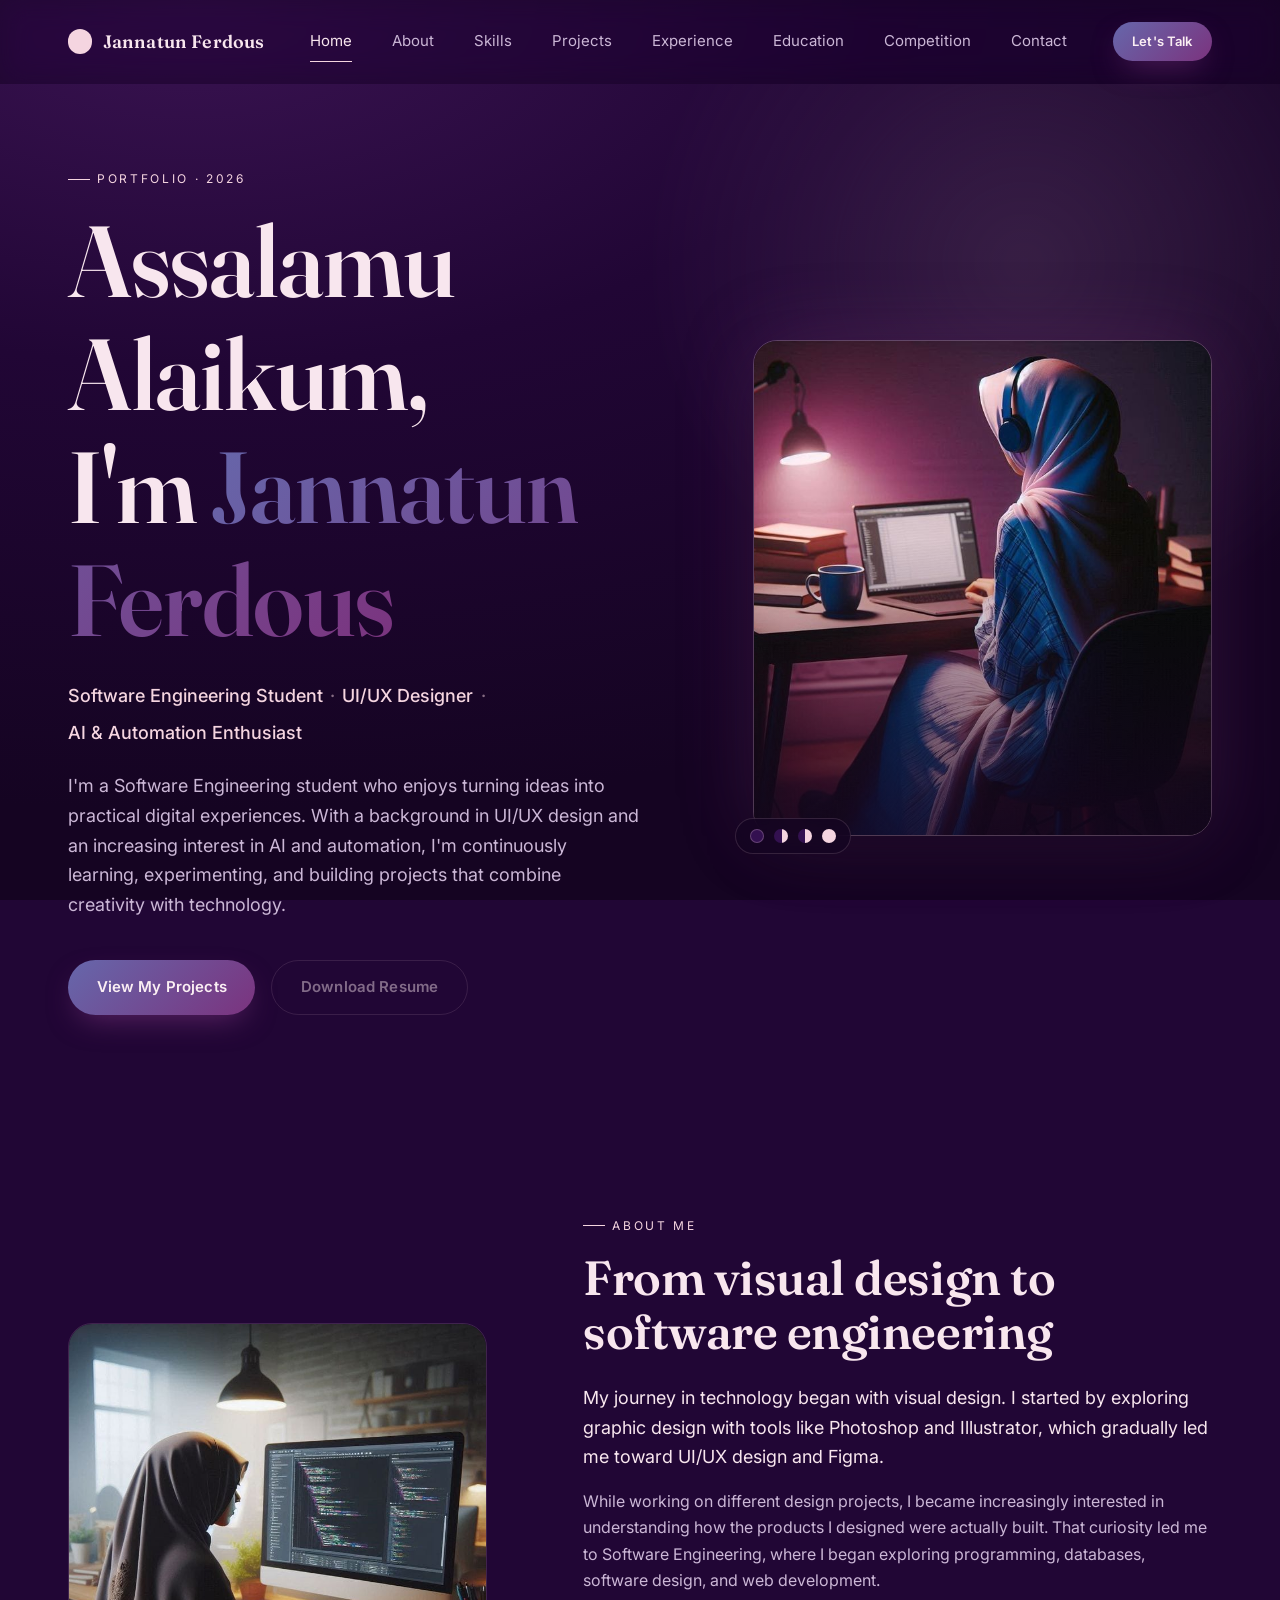
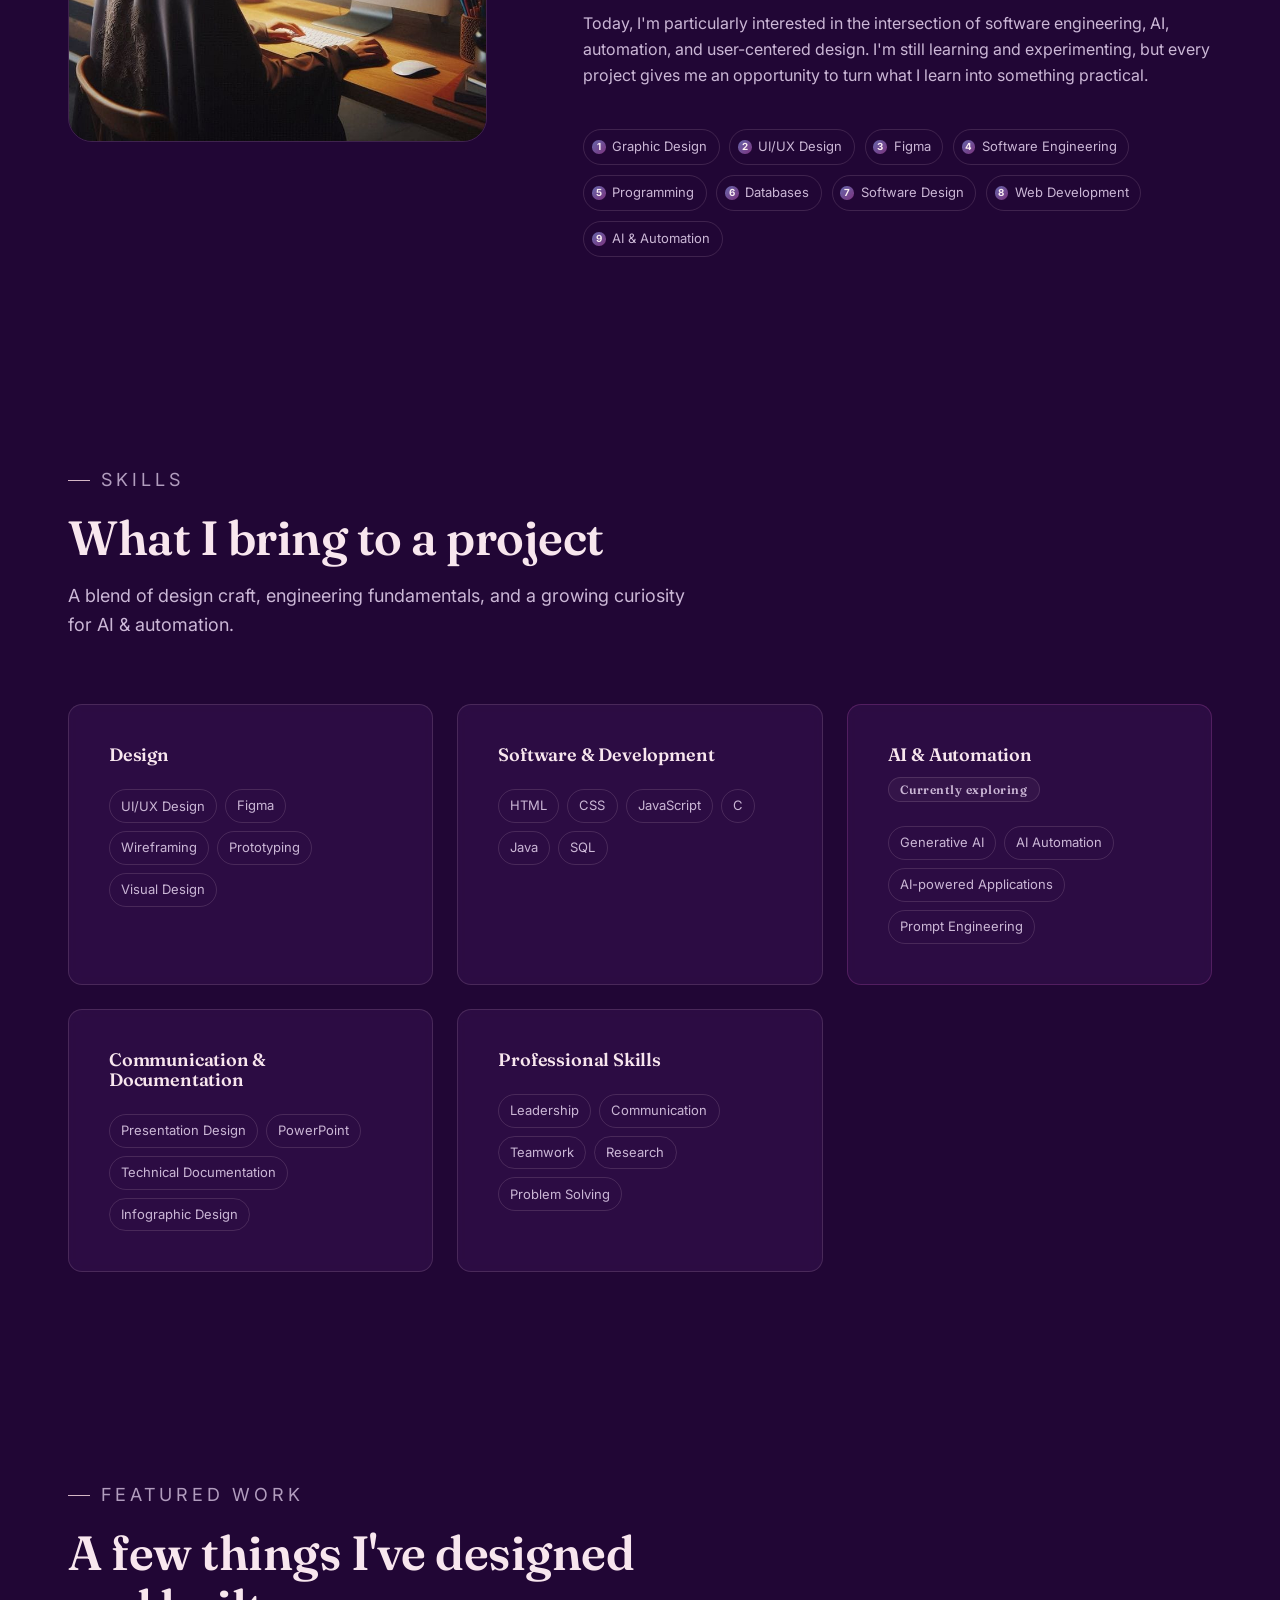
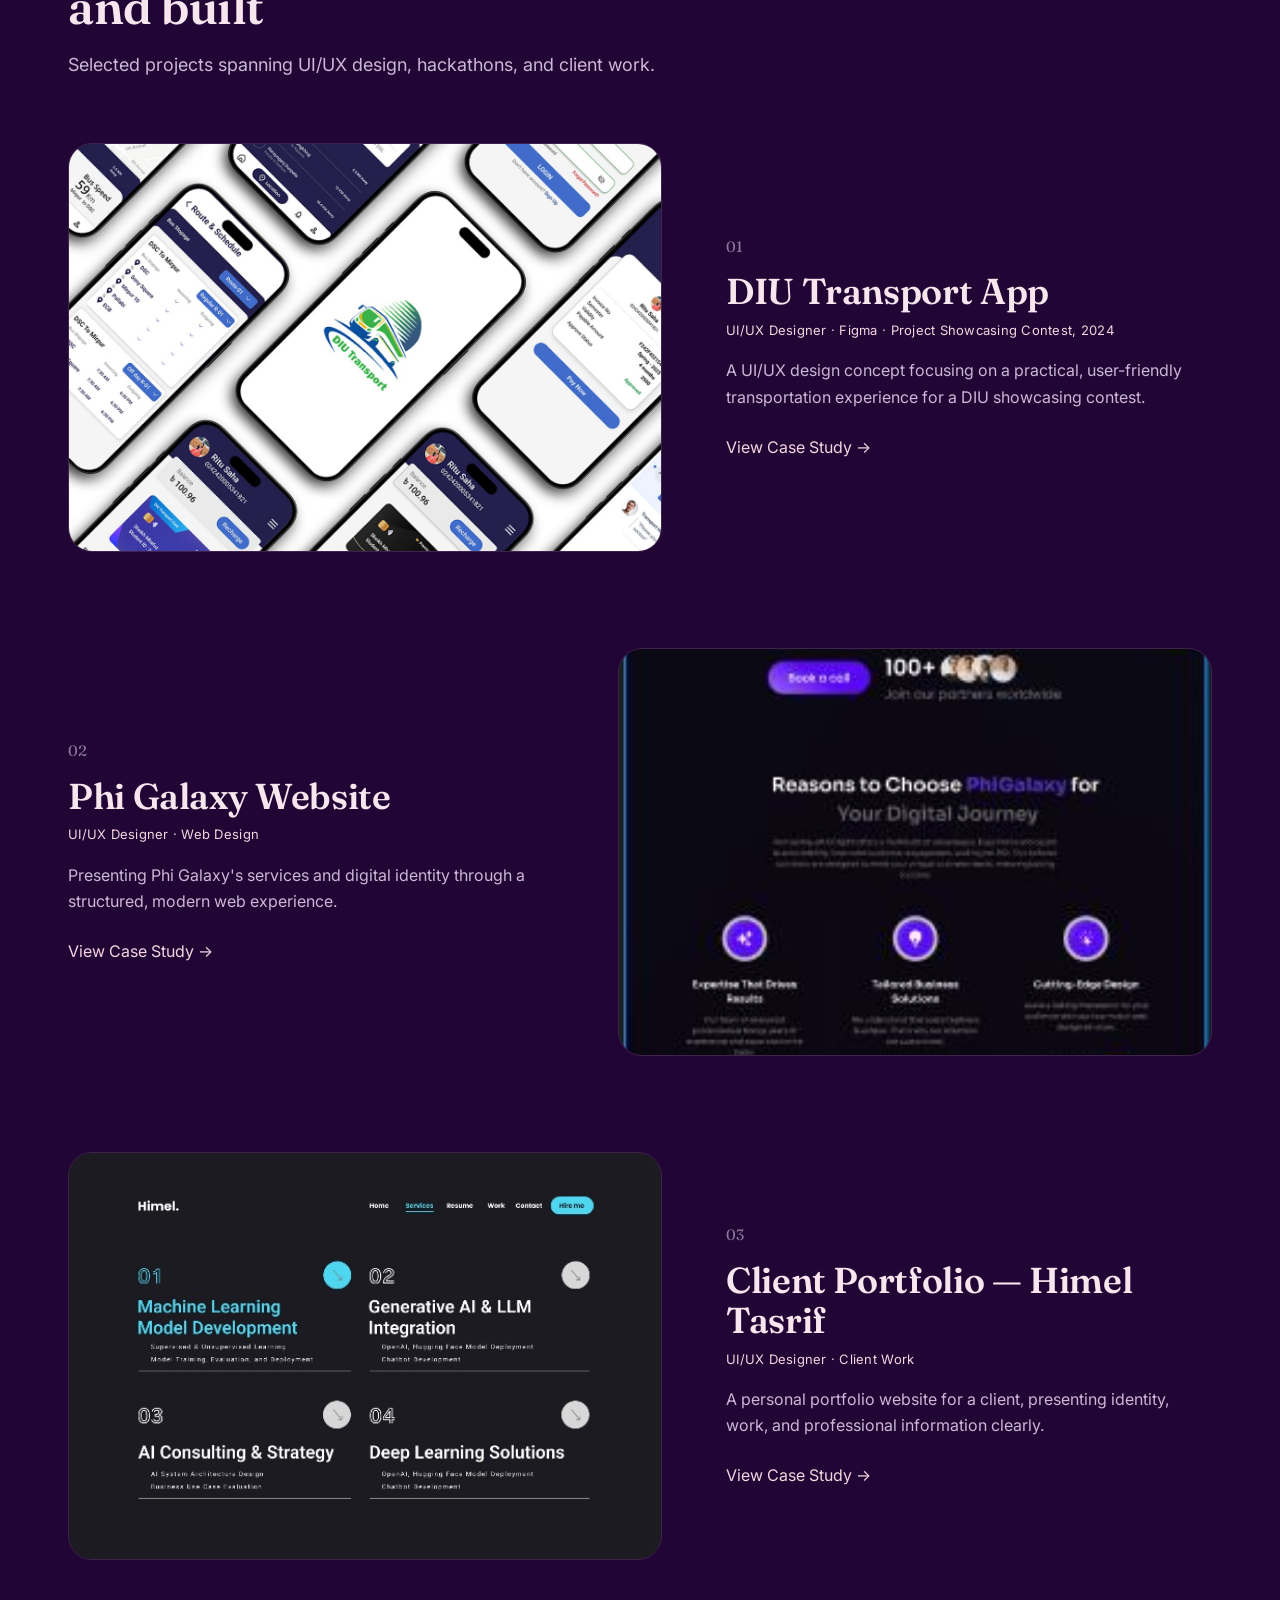
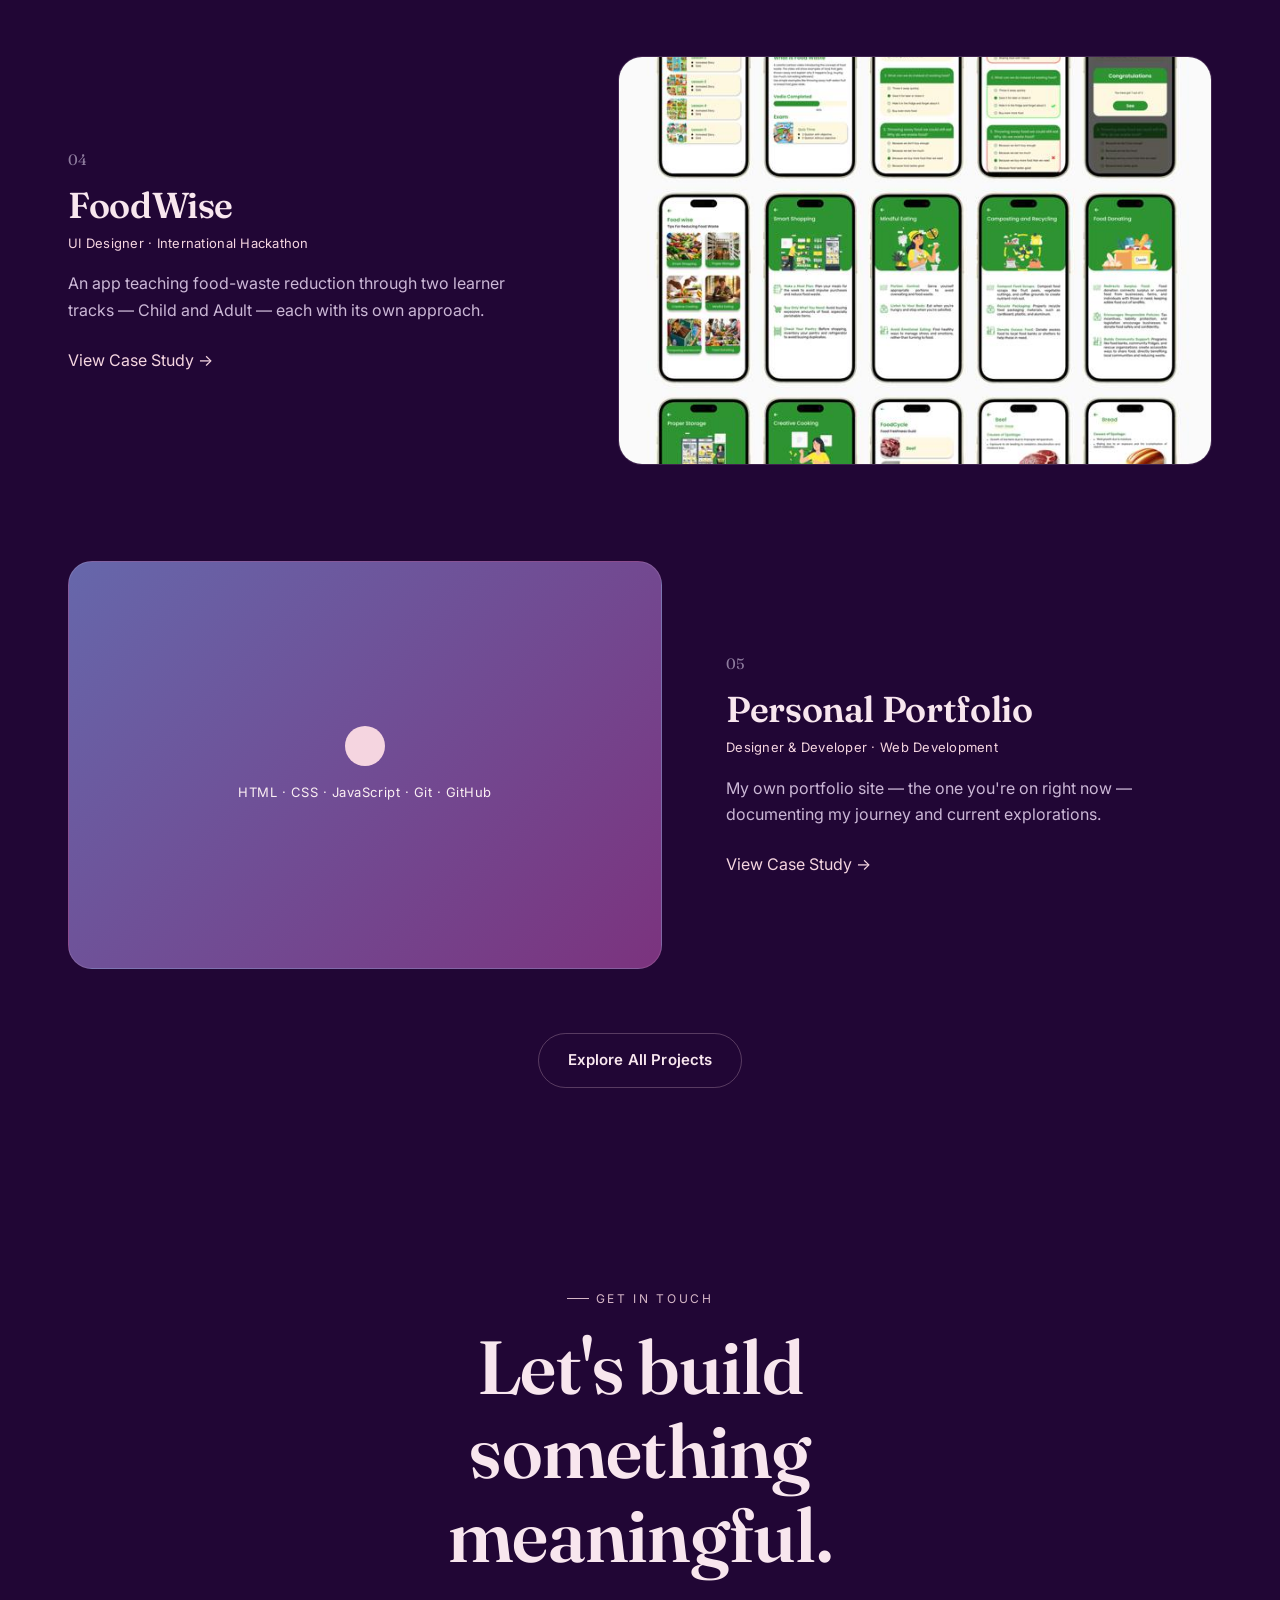
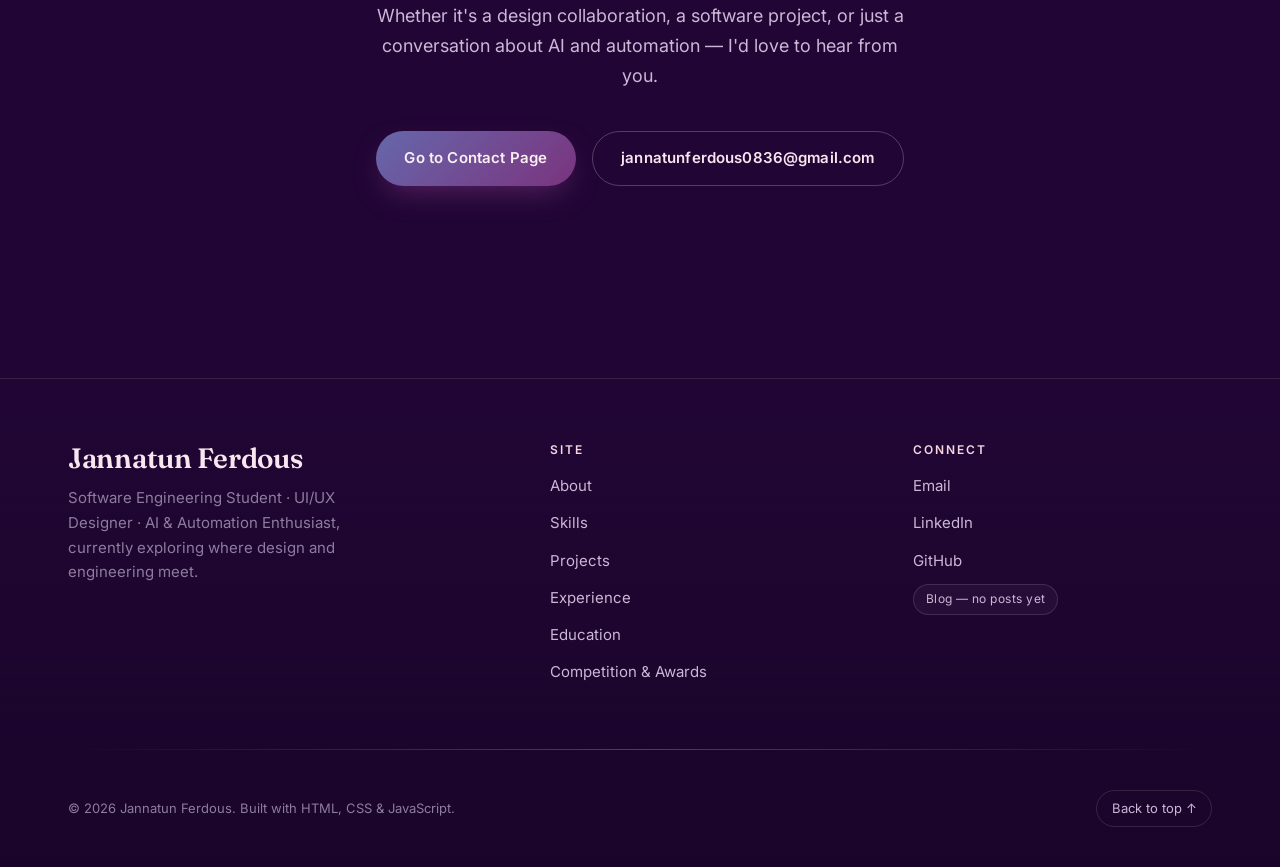
<file: index.html>
<!DOCTYPE html>
<html lang="en">
<head>
<meta charset="UTF-8">
<meta name="viewport" content="width=device-width, initial-scale=1.0">
<title>Jannatun Ferdous — Software Engineering Student &amp; UI/UX Designer</title>
<meta name="description" content="Portfolio of Jannatun Ferdous — Software Engineering student, UI/UX designer, and AI &amp; automation enthusiast. Explore projects, experience, and education.">
<link rel="icon" href="data:,">
<link rel="preconnect" href="https://fonts.googleapis.com">
<link rel="preconnect" href="https://fonts.gstatic.com" crossorigin>
<link href="https://fonts.googleapis.com/css2?family=Fraunces:opsz,wght@9..144,400;9..144,500;9..144,600;9..144,700&family=Inter:wght@400;500;600;700&display=swap" rel="stylesheet">
<link rel="stylesheet" href="css/tokens.css">
<link rel="stylesheet" href="css/base.css">
<link rel="stylesheet" href="css/nav-footer.css">
<link rel="stylesheet" href="css/home.css">
</head>
<body>
<a class="skip-link" href="#main">Skip to content</a>

<header class="site-nav">
  <div class="nav-inner">
    <a class="nav-brand" href="index.html">
      <span class="moon-mark" aria-hidden="true"></span>
      Jannatun Ferdous
    </a>
    <nav class="nav-links" id="nav-links" aria-label="Primary">
      <a href="index.html" aria-current="page">Home</a>
      <a href="index.html#about">About</a>
      <a href="index.html#skills">Skills</a>
      <a href="pages/projects.html">Projects</a>
      <a href="pages/experience.html">Experience</a>
      <a href="pages/education.html">Education</a>
      <a href="pages/competition.html">Competition</a>
      <a href="pages/contact.html">Contact</a>
    </nav>
    <div class="nav-cta">
      <a class="btn btn-primary" href="pages/contact.html">Let's Talk</a>
    </div>
    <button class="nav-toggle" aria-expanded="false" aria-controls="nav-links" aria-label="Toggle menu">
      <span></span>
    </button>
  </div>
</header>

<main id="main">

  <!-- ============ HERO ============ -->
  <section class="hero">
    <div class="hero-glow" aria-hidden="true"></div>
    <div class="container hero-grid">
      <div class="hero-copy">
        <p class="eyebrow" data-reveal>Portfolio · 2026</p>
        <h1 data-reveal>
          Assalamu Alaikum,<br>
          I'm <span class="hero-name">Jannatun Ferdous</span>
        </h1>
        <p class="hero-title" data-reveal>
          Software Engineering Student <span class="dot" aria-hidden="true">·</span>
          UI/UX Designer <span class="dot" aria-hidden="true">·</span>
          AI &amp; Automation Enthusiast
        </p>
        <p class="hero-intro" data-reveal>
          I'm a Software Engineering student who enjoys turning ideas into practical digital
          experiences. With a background in UI/UX design and an increasing interest in AI and
          automation, I'm continuously learning, experimenting, and building projects that
          combine creativity with technology.
        </p>
        <div class="hero-cta" data-reveal>
          <a class="btn btn-primary" href="pages/projects.html">View My Projects</a>
          <button class="btn btn-secondary is-disabled" type="button" aria-disabled="true" title="Resume coming soon">
            Download Resume
          </button>
        </div>
      </div>
      <div class="hero-visual" data-reveal>
        <div class="hero-frame">
          <img src="assets/images/profile/hero-portrait.jpg" alt="Jannatun Ferdous working at her desk, designing at night">
        </div>
        <div class="hero-orbit" aria-hidden="true">
          <span class="phase phase-new"></span>
          <span class="phase phase-crescent"></span>
          <span class="phase phase-half"></span>
          <span class="phase phase-full"></span>
        </div>
      </div>
    </div>
  </section>

  <!-- ============ ABOUT ============ -->
  <section id="about" class="section-pad about">
    <div class="container about-grid">
      <div class="about-visual" data-reveal>
        <div class="about-frame">
          <img src="assets/images/profile/about-portrait.jpg" alt="Jannatun Ferdous working at a desktop computer, writing code">
        </div>
      </div>
      <div class="about-copy">
        <p class="eyebrow" data-reveal>About Me</p>
        <h2 data-reveal>From visual design to software engineering</h2>
        <p class="lede" data-reveal>
          My journey in technology began with visual design. I started by exploring graphic
          design with tools like Photoshop and Illustrator, which gradually led me toward
          UI/UX design and Figma.
        </p>
        <p data-reveal>
          While working on different design projects, I became increasingly interested in
          understanding how the products I designed were actually built. That curiosity led
          me to Software Engineering, where I began exploring programming, databases,
          software design, and web development.
        </p>
        <p data-reveal>
          Today, I'm particularly interested in the intersection of software engineering, AI,
          automation, and user-centered design. I'm still learning and experimenting, but
          every project gives me an opportunity to turn what I learn into something practical.
        </p>

        <ol class="journey-path" aria-label="My learning journey" data-reveal>
          <li>Graphic Design</li>
          <li>UI/UX Design</li>
          <li>Figma</li>
          <li>Software Engineering</li>
          <li>Programming</li>
          <li>Databases</li>
          <li>Software Design</li>
          <li>Web Development</li>
          <li>AI &amp; Automation</li>
        </ol>
      </div>
    </div>
  </section>

  <!-- ============ SKILLS ============ -->
  <section id="skills" class="section-pad skills">
    <div class="container">
      <div class="section-head" data-reveal>
        <p class="eyebrow">Skills</p>
        <h2>What I bring to a project</h2>
        <p>A blend of design craft, engineering fundamentals, and a growing curiosity for AI &amp; automation.</p>
      </div>

      <div class="skills-grid">
        <article class="skill-card card" data-reveal>
          <h3>Design</h3>
          <ul class="skill-tags">
            <li>UI/UX Design</li><li>Figma</li><li>Wireframing</li><li>Prototyping</li><li>Visual Design</li>
          </ul>
        </article>

        <article class="skill-card card" data-reveal>
          <h3>Software &amp; Development</h3>
          <ul class="skill-tags">
            <li>HTML</li><li>CSS</li><li>JavaScript</li><li>C</li><li>Java</li><li>SQL</li>
          </ul>
        </article>

        <article class="skill-card card skill-card--exploring" data-reveal>
          <h3>AI &amp; Automation <span class="tag">Currently exploring</span></h3>
          <ul class="skill-tags">
            <li>Generative AI</li><li>AI Automation</li><li>AI-powered Applications</li><li>Prompt Engineering</li>
          </ul>
        </article>

        <article class="skill-card card" data-reveal>
          <h3>Communication &amp; Documentation</h3>
          <ul class="skill-tags">
            <li>Presentation Design</li><li>PowerPoint</li><li>Technical Documentation</li><li>Infographic Design</li>
          </ul>
        </article>

        <article class="skill-card card" data-reveal>
          <h3>Professional Skills</h3>
          <ul class="skill-tags">
            <li>Leadership</li><li>Communication</li><li>Teamwork</li><li>Research</li><li>Problem Solving</li>
          </ul>
        </article>
      </div>
    </div>
  </section>

  <!-- ============ FEATURED PROJECTS ============ -->
  <section id="work" class="section-pad featured-work">
    <div class="container">
      <div class="section-head" data-reveal>
        <p class="eyebrow">Featured Work</p>
        <h2>A few things I've designed and built</h2>
        <p>Selected projects spanning UI/UX design, hackathons, and client work.</p>
      </div>

      <div class="work-list">

        <article class="work-row" data-reveal>
          <div class="work-row-visual">
            <img src="assets/images/projects/diu-transport-1.jpg" alt="DIU Transport App screen set">
          </div>
          <div class="work-row-copy">
            <span class="work-index">01</span>
            <h3>DIU Transport App</h3>
            <p class="work-meta">UI/UX Designer · Figma · Project Showcasing Contest, 2024</p>
            <p>A UI/UX design concept focusing on a practical, user-friendly transportation experience for a DIU showcasing contest.</p>
            <a class="btn-ghost" href="pages/project-details.html?id=diu-transport">View Case Study →</a>
          </div>
        </article>

        <article class="work-row work-row--reverse" data-reveal>
          <div class="work-row-visual">
            <img src="assets/images/projects/phi-galaxy-1.jpg" alt="Phi Galaxy website homepage design">
          </div>
          <div class="work-row-copy">
            <span class="work-index">02</span>
            <h3>Phi Galaxy Website</h3>
            <p class="work-meta">UI/UX Designer · Web Design</p>
            <p>Presenting Phi Galaxy's services and digital identity through a structured, modern web experience.</p>
            <a class="btn-ghost" href="pages/project-details.html?id=phi-galaxy">View Case Study →</a>
          </div>
        </article>

        <article class="work-row" data-reveal>
          <div class="work-row-visual">
            <img src="assets/images/projects/himel-1.jpg" alt="Himel Tasrif client portfolio hero section">
          </div>
          <div class="work-row-copy">
            <span class="work-index">03</span>
            <h3>Client Portfolio — Himel Tasrif</h3>
            <p class="work-meta">UI/UX Designer · Client Work</p>
            <p>A personal portfolio website for a client, presenting identity, work, and professional information clearly.</p>
            <a class="btn-ghost" href="pages/project-details.html?id=himel-tasrif">View Case Study →</a>
          </div>
        </article>

        <article class="work-row work-row--reverse" data-reveal>
          <div class="work-row-visual">
            <img src="assets/images/projects/foodwise-1.jpg" alt="FoodWise app screen flow">
          </div>
          <div class="work-row-copy">
            <span class="work-index">04</span>
            <h3>FoodWise</h3>
            <p class="work-meta">UI Designer · International Hackathon</p>
            <p>An app teaching food-waste reduction through two learner tracks — Child and Adult — each with its own approach.</p>
            <a class="btn-ghost" href="pages/project-details.html?id=foodwise">View Case Study →</a>
          </div>
        </article>

        <article class="work-row" data-reveal>
          <div class="work-row-visual work-row-visual--placeholder">
            <span class="moon-mark" aria-hidden="true"></span>
            <p>HTML · CSS · JavaScript · Git · GitHub</p>
          </div>
          <div class="work-row-copy">
            <span class="work-index">05</span>
            <h3>Personal Portfolio</h3>
            <p class="work-meta">Designer &amp; Developer · Web Development</p>
            <p>My own portfolio site — the one you're on right now — documenting my journey and current explorations.</p>
            <a class="btn-ghost" href="pages/project-details.html?id=personal-portfolio">View Case Study →</a>
          </div>
        </article>

      </div>

      <div class="work-cta" data-reveal>
        <a class="btn btn-secondary" href="pages/projects.html">Explore All Projects</a>
      </div>
    </div>
  </section>

  <!-- ============ CONTACT CTA ============ -->
  <section id="contact" class="section-pad contact-cta">
    <div class="container contact-cta-inner" data-reveal>
      <p class="eyebrow">Get In Touch</p>
      <h2>Let's build something meaningful.</h2>
      <p class="contact-cta-sub">
        Whether it's a design collaboration, a software project, or just a conversation about
        AI and automation — I'd love to hear from you.
      </p>
      <div class="contact-cta-actions">
        <a class="btn btn-primary" href="pages/contact.html">Go to Contact Page</a>
        <a class="btn btn-secondary" href="mailto:jannatunferdous0836@gmail.com">jannatunferdous0836@gmail.com</a>
      </div>
    </div>
  </section>

</main>

<footer class="site-footer">
  <div class="container">
    <div class="footer-grid">
      <div class="footer-brand">
        <h3>Jannatun Ferdous</h3>
        <p>Software Engineering Student · UI/UX Designer · AI &amp; Automation Enthusiast, currently exploring where design and engineering meet.</p>
      </div>
      <nav class="footer-col" aria-label="Site">
        <h4>Site</h4>
        <ul>
          <li><a href="index.html#about">About</a></li>
          <li><a href="index.html#skills">Skills</a></li>
          <li><a href="pages/projects.html">Projects</a></li>
          <li><a href="pages/experience.html">Experience</a></li>
          <li><a href="pages/education.html">Education</a></li>
          <li><a href="pages/competition.html">Competition &amp; Awards</a></li>
        </ul>
      </nav>
      <div class="footer-col">
        <h4>Connect</h4>
        <ul>
          <li><a href="mailto:jannatunferdous0836@gmail.com">Email</a></li>
          <li><a href="https://www.linkedin.com/in/jannatunferdous242/" target="_blank" rel="noopener">LinkedIn</a></li>
          <li><a href="https://github.com/jannatunlabs" target="_blank" rel="noopener">GitHub</a></li>
          <li><span class="tag" title="No blog posts have been published yet">Blog — no posts yet</span></li>
        </ul>
      </div>
    </div>
    <hr class="hairline">
    <div class="footer-bottom">
      <small>© <span data-year></span> Jannatun Ferdous. Built with HTML, CSS &amp; JavaScript.</small>
      <a href="#top" class="back-to-top" data-back-to-top>Back to top ↑</a>
    </div>
  </div>
</footer>

<script src="js/main.js"></script>
</body>
</html>
</file>
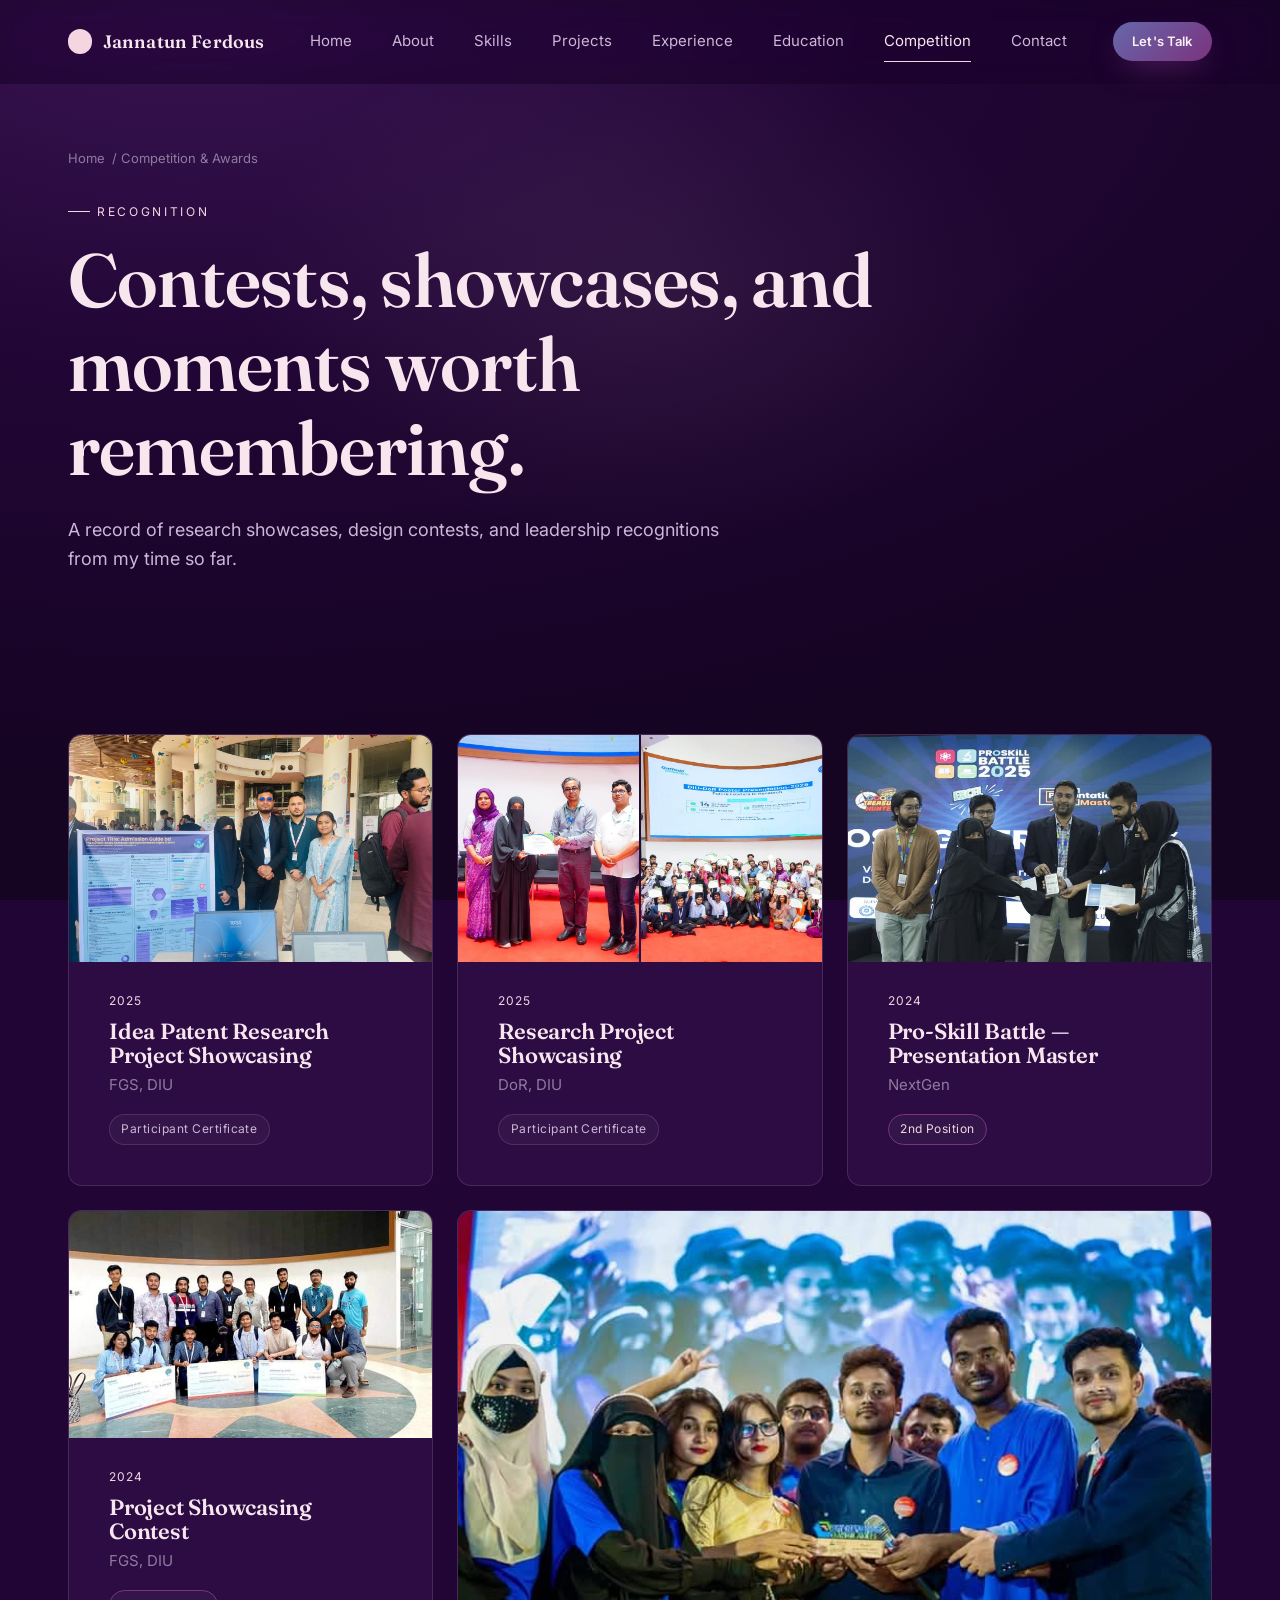
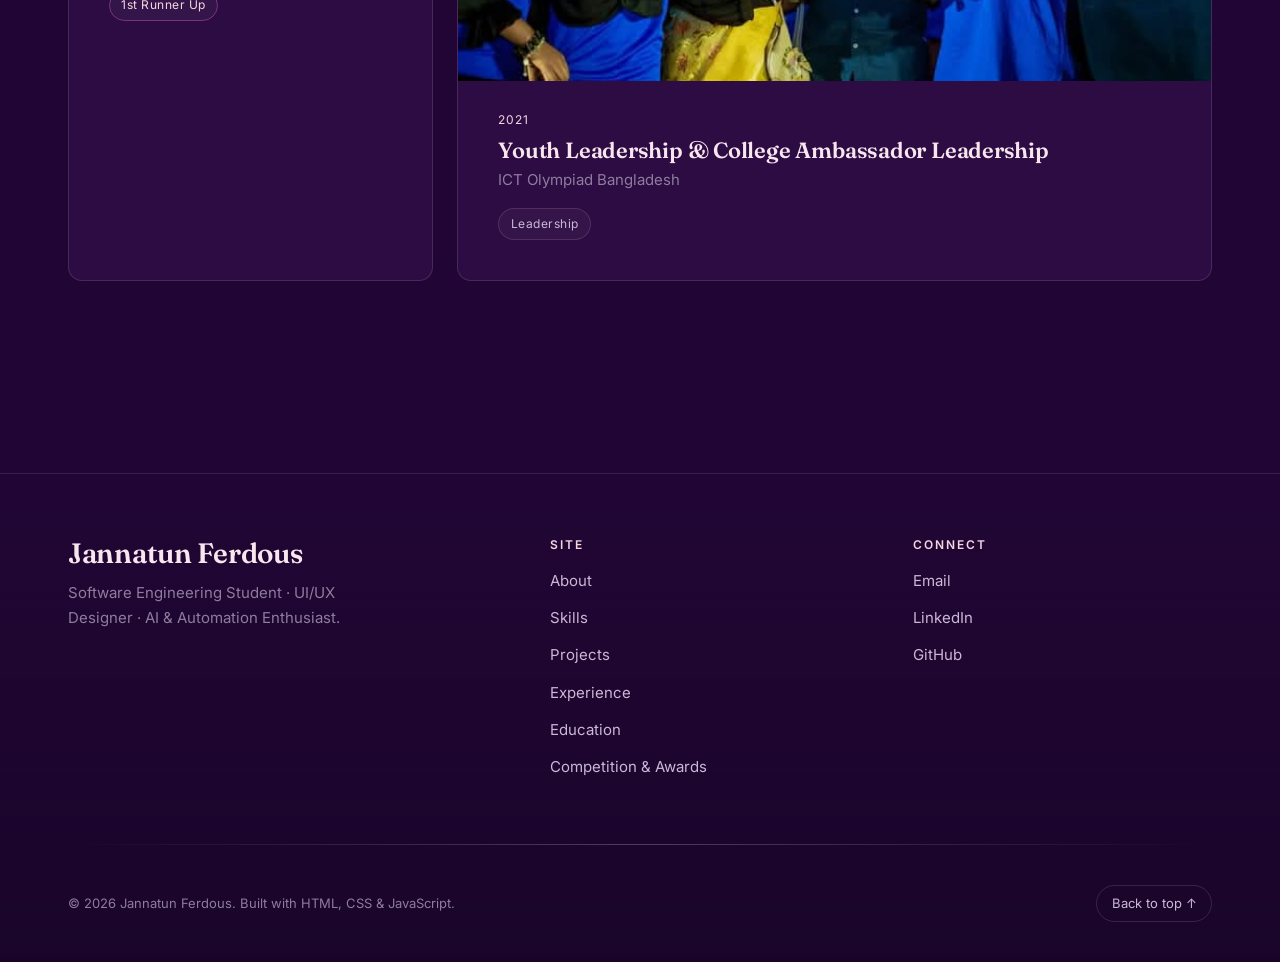
<file: pages/competition.html>
<!DOCTYPE html>
<html lang="en">
<head>
<meta charset="UTF-8">
<meta name="viewport" content="width=device-width, initial-scale=1.0">
<title>Competition &amp; Awards — Jannatun Ferdous</title>
<meta name="description" content="Contest placements, showcases, and recognitions earned by Jannatun Ferdous.">
<link rel="icon" href="data:,">
<link rel="preconnect" href="https://fonts.googleapis.com">
<link rel="preconnect" href="https://fonts.gstatic.com" crossorigin>
<link href="https://fonts.googleapis.com/css2?family=Fraunces:opsz,wght@9..144,400;9..144,500;9..144,600;9..144,700&family=Inter:wght@400;500;600;700&display=swap" rel="stylesheet">
<link rel="stylesheet" href="../css/tokens.css">
<link rel="stylesheet" href="../css/base.css">
<link rel="stylesheet" href="../css/nav-footer.css">
<link rel="stylesheet" href="../css/inner-pages.css">
<link rel="stylesheet" href="../css/competition.css">
</head>
<body>
<a class="skip-link" href="#main">Skip to content</a>

<header class="site-nav">
  <div class="nav-inner">
    <a class="nav-brand" href="../index.html"><span class="moon-mark" aria-hidden="true"></span>Jannatun Ferdous</a>
    <nav class="nav-links" id="nav-links" aria-label="Primary">
      <a href="../index.html">Home</a>
      <a href="../index.html#about">About</a>
      <a href="../index.html#skills">Skills</a>
      <a href="projects.html">Projects</a>
      <a href="experience.html">Experience</a>
      <a href="education.html">Education</a>
      <a href="competition.html" aria-current="page">Competition</a>
      <a href="contact.html">Contact</a>
    </nav>
    <div class="nav-cta"><a class="btn btn-primary" href="contact.html">Let's Talk</a></div>
    <button class="nav-toggle" aria-expanded="false" aria-controls="nav-links" aria-label="Toggle menu"><span></span></button>
  </div>
</header>

<main id="main">
  <section class="page-header">
    <div class="container">
      <p class="breadcrumb"><a href="../index.html">Home</a> / Competition &amp; Awards</p>
      <p class="eyebrow page-kicker" data-reveal>Recognition</p>
      <h1 data-reveal>Contests, showcases, and moments worth remembering.</h1>
      <p class="page-sub" data-reveal>
        A record of research showcases, design contests, and leadership recognitions from
        my time so far.
      </p>
    </div>
  </section>

  <section class="section-pad">
    <div class="container">
      <div class="award-grid">

        <article class="award-card" data-reveal>
          <div class="award-media">
            <img src="../assets/images/awards/award-1-idea-patent.jpg" alt="Team presenting at the Idea Patent Research Project Showcasing event">
          </div>
          <div class="award-body">
            <span class="award-year">2025</span>
            <h3>Idea Patent Research Project Showcasing</h3>
            <p class="award-org">FGS, DIU</p>
            <span class="tag">Participant Certificate</span>
          </div>
        </article>

        <article class="award-card" data-reveal>
          <div class="award-media award-media--pair">
            <img src="../assets/images/awards/award-2a-research-showcasing.jpg" alt="Receiving recognition at the Research Project Showcasing event">
            <img src="../assets/images/awards/award-2b-research-showcasing.jpg" alt="Group photo at the Research Project Showcasing event">
          </div>
          <div class="award-body">
            <span class="award-year">2025</span>
            <h3>Research Project Showcasing</h3>
            <p class="award-org">DoR, DIU</p>
            <span class="tag">Participant Certificate</span>
          </div>
        </article>

        <article class="award-card" data-reveal>
          <div class="award-media">
            <img src="../assets/images/awards/award-3-proskill-battle.jpg" alt="Team at the Pro-Skill Battle Presentation Master event">
          </div>
          <div class="award-body">
            <span class="award-year">2024</span>
            <h3>Pro-Skill Battle — Presentation Master</h3>
            <p class="award-org">NextGen</p>
            <span class="tag tag--rank">2nd Position</span>
          </div>
        </article>

        <article class="award-card" data-reveal>
          <div class="award-media">
            <img src="../assets/images/awards/award-4-project-showcasing.jpg" alt="Team at the Project Showcasing Contest">
          </div>
          <div class="award-body">
            <span class="award-year">2024</span>
            <h3>Project Showcasing Contest</h3>
            <p class="award-org">FGS, DIU</p>
            <span class="tag tag--rank">1st Runner Up</span>
          </div>
        </article>

        <article class="award-card award-card--wide" data-reveal>
          <div class="award-media">
            <img src="../assets/images/awards/award-5-youth-leadership.jpg" alt="Group photo from the ICT Olympiad Bangladesh Youth Leadership programme">
          </div>
          <div class="award-body">
            <span class="award-year">2021</span>
            <h3>Youth Leadership &amp; College Ambassador Leadership</h3>
            <p class="award-org">ICT Olympiad Bangladesh</p>
            <span class="tag">Leadership</span>
          </div>
        </article>

      </div>
    </div>
  </section>
</main>

<footer class="site-footer">
  <div class="container">
    <div class="footer-grid">
      <div class="footer-brand">
        <h3>Jannatun Ferdous</h3>
        <p>Software Engineering Student · UI/UX Designer · AI &amp; Automation Enthusiast.</p>
      </div>
      <nav class="footer-col" aria-label="Site">
        <h4>Site</h4>
        <ul>
          <li><a href="../index.html#about">About</a></li>
          <li><a href="../index.html#skills">Skills</a></li>
          <li><a href="projects.html">Projects</a></li>
          <li><a href="experience.html">Experience</a></li>
          <li><a href="education.html">Education</a></li>
          <li><a href="competition.html">Competition &amp; Awards</a></li>
        </ul>
      </nav>
      <div class="footer-col">
        <h4>Connect</h4>
        <ul>
          <li><a href="mailto:jannatunferdous0836@gmail.com">Email</a></li>
          <li><a href="https://www.linkedin.com/in/jannatunferdous242/" target="_blank" rel="noopener">LinkedIn</a></li>
          <li><a href="https://github.com/jannatunlabs" target="_blank" rel="noopener">GitHub</a></li>
        </ul>
      </div>
    </div>
    <hr class="hairline">
    <div class="footer-bottom">
      <small>© <span data-year></span> Jannatun Ferdous. Built with HTML, CSS &amp; JavaScript.</small>
      <a href="#top" class="back-to-top" data-back-to-top>Back to top ↑</a>
    </div>
  </div>
</footer>

<script src="../js/main.js"></script>
</body>
</html>
</file>
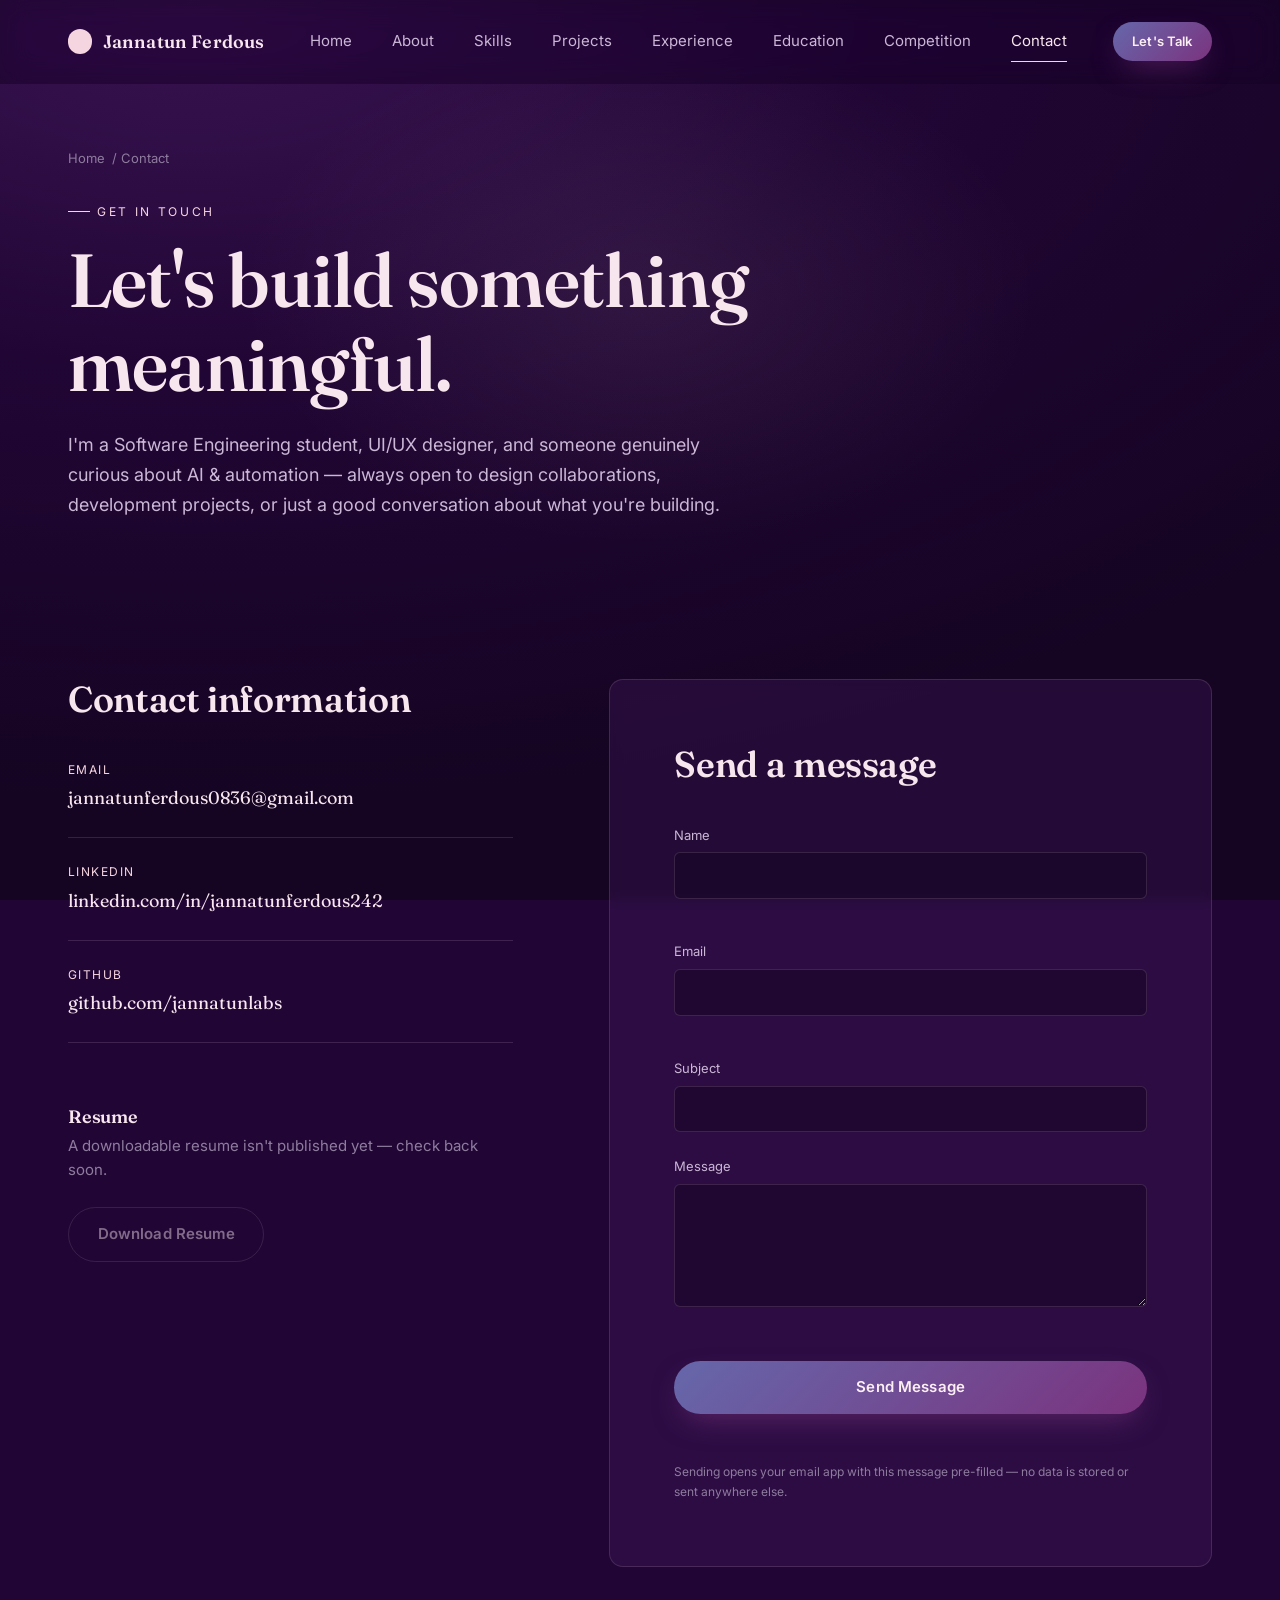
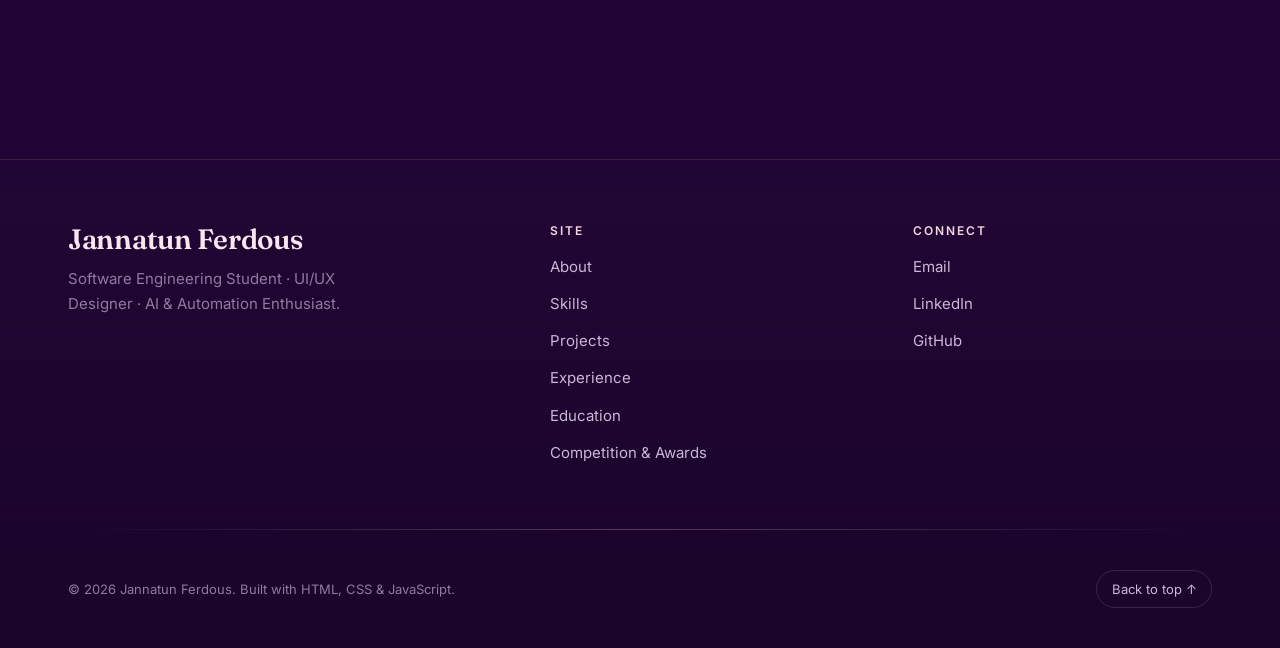
<file: pages/contact.html>
<!DOCTYPE html>
<html lang="en">
<head>
<meta charset="UTF-8">
<meta name="viewport" content="width=device-width, initial-scale=1.0">
<title>Contact — Jannatun Ferdous</title>
<meta name="description" content="Get in touch with Jannatun Ferdous — Software Engineering student, UI/UX designer.">
<link rel="icon" href="data:,">
<link rel="preconnect" href="https://fonts.googleapis.com">
<link rel="preconnect" href="https://fonts.gstatic.com" crossorigin>
<link href="https://fonts.googleapis.com/css2?family=Fraunces:opsz,wght@9..144,400;9..144,500;9..144,600;9..144,700&family=Inter:wght@400;500;600;700&display=swap" rel="stylesheet">
<link rel="stylesheet" href="../css/tokens.css">
<link rel="stylesheet" href="../css/base.css">
<link rel="stylesheet" href="../css/nav-footer.css">
<link rel="stylesheet" href="../css/inner-pages.css">
<link rel="stylesheet" href="../css/contact.css">
</head>
<body>
<a class="skip-link" href="#main">Skip to content</a>

<header class="site-nav">
  <div class="nav-inner">
    <a class="nav-brand" href="../index.html"><span class="moon-mark" aria-hidden="true"></span>Jannatun Ferdous</a>
    <nav class="nav-links" id="nav-links" aria-label="Primary">
      <a href="../index.html">Home</a>
      <a href="../index.html#about">About</a>
      <a href="../index.html#skills">Skills</a>
      <a href="projects.html">Projects</a>
      <a href="experience.html">Experience</a>
      <a href="education.html">Education</a>
      <a href="competition.html">Competition</a>
      <a href="contact.html" aria-current="page">Contact</a>
    </nav>
    <div class="nav-cta"><a class="btn btn-primary" href="contact.html">Let's Talk</a></div>
    <button class="nav-toggle" aria-expanded="false" aria-controls="nav-links" aria-label="Toggle menu"><span></span></button>
  </div>
</header>

<main id="main">
  <section class="page-header contact-header">
    <div class="container">
      <p class="breadcrumb"><a href="../index.html">Home</a> / Contact</p>
      <p class="eyebrow page-kicker" data-reveal>Get In Touch</p>
      <h1 data-reveal>Let's build something meaningful.</h1>
      <p class="page-sub" data-reveal>
        I'm a Software Engineering student, UI/UX designer, and someone genuinely curious
        about AI &amp; automation — always open to design collaborations, development projects,
        or just a good conversation about what you're building.
      </p>
    </div>
  </section>

  <section class="section-pad contact-main">
    <div class="container contact-grid">

      <div class="contact-info" data-reveal>
        <h2>Contact information</h2>
        <ul class="contact-list">
          <li>
            <span class="contact-label">Email</span>
            <a href="mailto:jannatunferdous0836@gmail.com">jannatunferdous0836@gmail.com</a>
          </li>
          <li>
            <span class="contact-label">LinkedIn</span>
            <a href="https://www.linkedin.com/in/jannatunferdous242/" target="_blank" rel="noopener">linkedin.com/in/jannatunferdous242</a>
          </li>
          <li>
            <span class="contact-label">GitHub</span>
            <a href="https://github.com/jannatunlabs" target="_blank" rel="noopener">github.com/jannatunlabs</a>
          </li>
        </ul>

        <div class="resume-block">
          <h3>Resume</h3>
          <p>A downloadable resume isn't published yet — check back soon.</p>
          <button class="btn btn-secondary is-disabled" type="button" aria-disabled="true" title="Resume coming soon">Download Resume</button>
        </div>
      </div>

      <form class="contact-form card" data-contact-form novalidate>
        <h2>Send a message</h2>

        <div class="field">
          <label for="name">Name</label>
          <input type="text" id="name" name="name" autocomplete="name" required>
          <span class="field-error" aria-live="polite"></span>
        </div>

        <div class="field">
          <label for="email">Email</label>
          <input type="email" id="email" name="email" autocomplete="email" required>
          <span class="field-error" aria-live="polite"></span>
        </div>

        <div class="field">
          <label for="subject">Subject</label>
          <input type="text" id="subject" name="subject" autocomplete="off">
        </div>

        <div class="field">
          <label for="message">Message</label>
          <textarea id="message" name="message" rows="5" required></textarea>
          <span class="field-error" aria-live="polite"></span>
        </div>

        <button class="btn btn-primary" type="submit">Send Message</button>
        <p class="form-status" data-form-status role="status" aria-live="polite"></p>
        <p class="form-note">Sending opens your email app with this message pre-filled — no data is stored or sent anywhere else.</p>
      </form>

    </div>
  </section>
</main>

<footer class="site-footer">
  <div class="container">
    <div class="footer-grid">
      <div class="footer-brand">
        <h3>Jannatun Ferdous</h3>
        <p>Software Engineering Student · UI/UX Designer · AI &amp; Automation Enthusiast.</p>
      </div>
      <nav class="footer-col" aria-label="Site">
        <h4>Site</h4>
        <ul>
          <li><a href="../index.html#about">About</a></li>
          <li><a href="../index.html#skills">Skills</a></li>
          <li><a href="projects.html">Projects</a></li>
          <li><a href="experience.html">Experience</a></li>
          <li><a href="education.html">Education</a></li>
          <li><a href="competition.html">Competition &amp; Awards</a></li>
        </ul>
      </nav>
      <div class="footer-col">
        <h4>Connect</h4>
        <ul>
          <li><a href="mailto:jannatunferdous0836@gmail.com">Email</a></li>
          <li><a href="https://www.linkedin.com/in/jannatunferdous242/" target="_blank" rel="noopener">LinkedIn</a></li>
          <li><a href="https://github.com/jannatunlabs" target="_blank" rel="noopener">GitHub</a></li>
        </ul>
      </div>
    </div>
    <hr class="hairline">
    <div class="footer-bottom">
      <small>© <span data-year></span> Jannatun Ferdous. Built with HTML, CSS &amp; JavaScript.</small>
      <a href="#top" class="back-to-top" data-back-to-top>Back to top ↑</a>
    </div>
  </div>
</footer>

<script src="../js/main.js"></script>
</body>
</html>
</file>
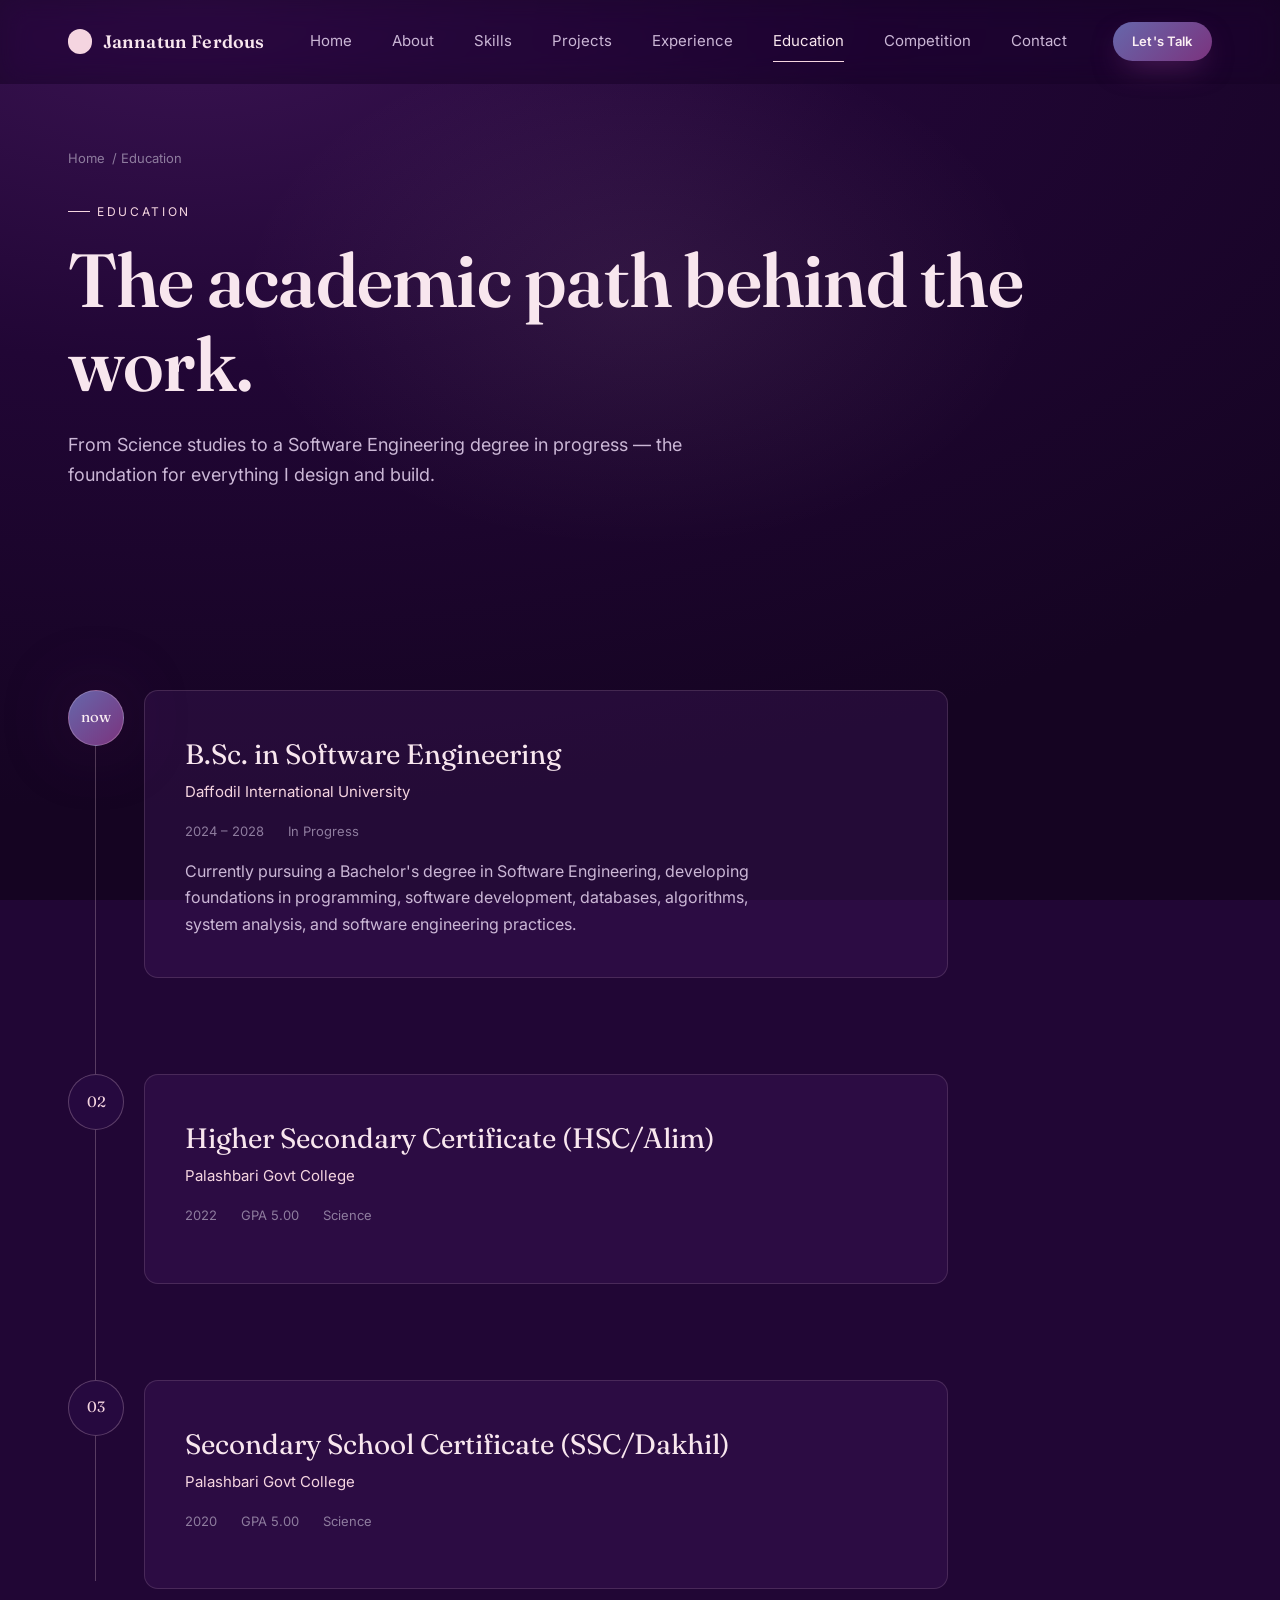
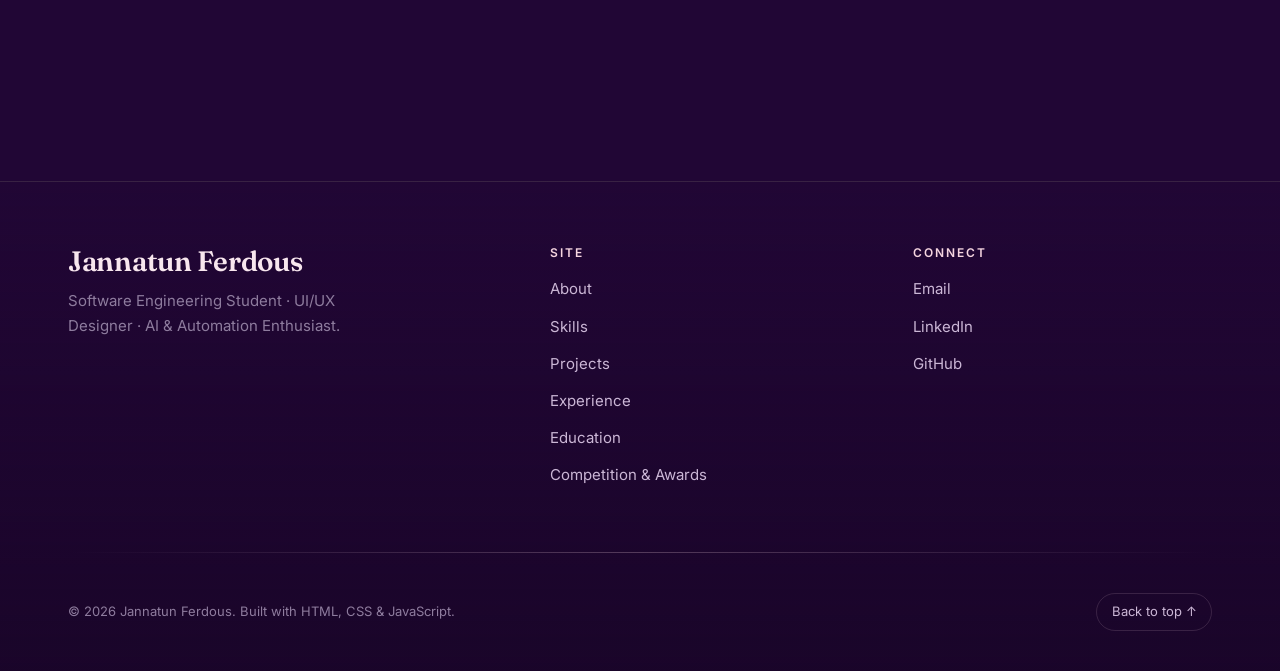
<file: pages/education.html>
<!DOCTYPE html>
<html lang="en">
<head>
<meta charset="UTF-8">
<meta name="viewport" content="width=device-width, initial-scale=1.0">
<title>Education — Jannatun Ferdous</title>
<meta name="description" content="Academic background of Jannatun Ferdous.">
<link rel="icon" href="data:,">
<link rel="preconnect" href="https://fonts.googleapis.com">
<link rel="preconnect" href="https://fonts.gstatic.com" crossorigin>
<link href="https://fonts.googleapis.com/css2?family=Fraunces:opsz,wght@9..144,400;9..144,500;9..144,600;9..144,700&family=Inter:wght@400;500;600;700&display=swap" rel="stylesheet">
<link rel="stylesheet" href="../css/tokens.css">
<link rel="stylesheet" href="../css/base.css">
<link rel="stylesheet" href="../css/nav-footer.css">
<link rel="stylesheet" href="../css/inner-pages.css">
</head>
<body>
<a class="skip-link" href="#main">Skip to content</a>

<header class="site-nav">
  <div class="nav-inner">
    <a class="nav-brand" href="../index.html"><span class="moon-mark" aria-hidden="true"></span>Jannatun Ferdous</a>
    <nav class="nav-links" id="nav-links" aria-label="Primary">
      <a href="../index.html">Home</a>
      <a href="../index.html#about">About</a>
      <a href="../index.html#skills">Skills</a>
      <a href="projects.html">Projects</a>
      <a href="experience.html">Experience</a>
      <a href="education.html" aria-current="page">Education</a>
      <a href="competition.html">Competition</a>
      <a href="contact.html">Contact</a>
    </nav>
    <div class="nav-cta"><a class="btn btn-primary" href="contact.html">Let's Talk</a></div>
    <button class="nav-toggle" aria-expanded="false" aria-controls="nav-links" aria-label="Toggle menu"><span></span></button>
  </div>
</header>

<main id="main">
  <section class="page-header">
    <div class="container">
      <p class="breadcrumb"><a href="../index.html">Home</a> / Education</p>
      <p class="eyebrow page-kicker" data-reveal>Education</p>
      <h1 data-reveal>The academic path behind the work.</h1>
      <p class="page-sub" data-reveal>
        From Science studies to a Software Engineering degree in progress — the foundation
        for everything I design and build.
      </p>
    </div>
  </section>

  <section class="section-pad">
    <div class="container">
      <div class="timeline">

        <div class="timeline-item is-current" data-reveal>
          <div class="timeline-marker">now</div>
          <div class="timeline-content">
            <p class="role">B.Sc. in Software Engineering</p>
            <p class="org">Daffodil International University</p>
            <div class="meta-row">
              <span>2024 – 2028</span>
              <span>In Progress</span>
            </div>
            <p>
              Currently pursuing a Bachelor's degree in Software Engineering, developing
              foundations in programming, software development, databases, algorithms,
              system analysis, and software engineering practices.
            </p>
          </div>
        </div>

        <div class="timeline-item" data-reveal>
          <div class="timeline-marker">02</div>
          <div class="timeline-content">
            <p class="role">Higher Secondary Certificate (HSC/Alim)</p>
            <p class="org">Palashbari Govt College</p>
            <div class="meta-row">
              <span>2022</span>
              <span>GPA 5.00</span>
              <span>Science</span>
            </div>
          </div>
        </div>

        <div class="timeline-item" data-reveal>
          <div class="timeline-marker">03</div>
          <div class="timeline-content">
            <p class="role">Secondary School Certificate (SSC/Dakhil)</p>
            <p class="org">Palashbari Govt College</p>
            <div class="meta-row">
              <span>2020</span>
              <span>GPA 5.00</span>
              <span>Science</span>
            </div>
          </div>
        </div>

      </div>
    </div>
  </section>
</main>

<footer class="site-footer">
  <div class="container">
    <div class="footer-grid">
      <div class="footer-brand">
        <h3>Jannatun Ferdous</h3>
        <p>Software Engineering Student · UI/UX Designer · AI &amp; Automation Enthusiast.</p>
      </div>
      <nav class="footer-col" aria-label="Site">
        <h4>Site</h4>
        <ul>
          <li><a href="../index.html#about">About</a></li>
          <li><a href="../index.html#skills">Skills</a></li>
          <li><a href="projects.html">Projects</a></li>
          <li><a href="experience.html">Experience</a></li>
          <li><a href="education.html">Education</a></li>
          <li><a href="competition.html">Competition &amp; Awards</a></li>
        </ul>
      </nav>
      <div class="footer-col">
        <h4>Connect</h4>
        <ul>
          <li><a href="mailto:jannatunferdous0836@gmail.com">Email</a></li>
          <li><a href="https://www.linkedin.com/in/jannatunferdous242/" target="_blank" rel="noopener">LinkedIn</a></li>
          <li><a href="https://github.com/jannatunlabs" target="_blank" rel="noopener">GitHub</a></li>
        </ul>
      </div>
    </div>
    <hr class="hairline">
    <div class="footer-bottom">
      <small>© <span data-year></span> Jannatun Ferdous. Built with HTML, CSS &amp; JavaScript.</small>
      <a href="#top" class="back-to-top" data-back-to-top>Back to top ↑</a>
    </div>
  </div>
</footer>

<script src="../js/main.js"></script>
</body>
</html>
</file>
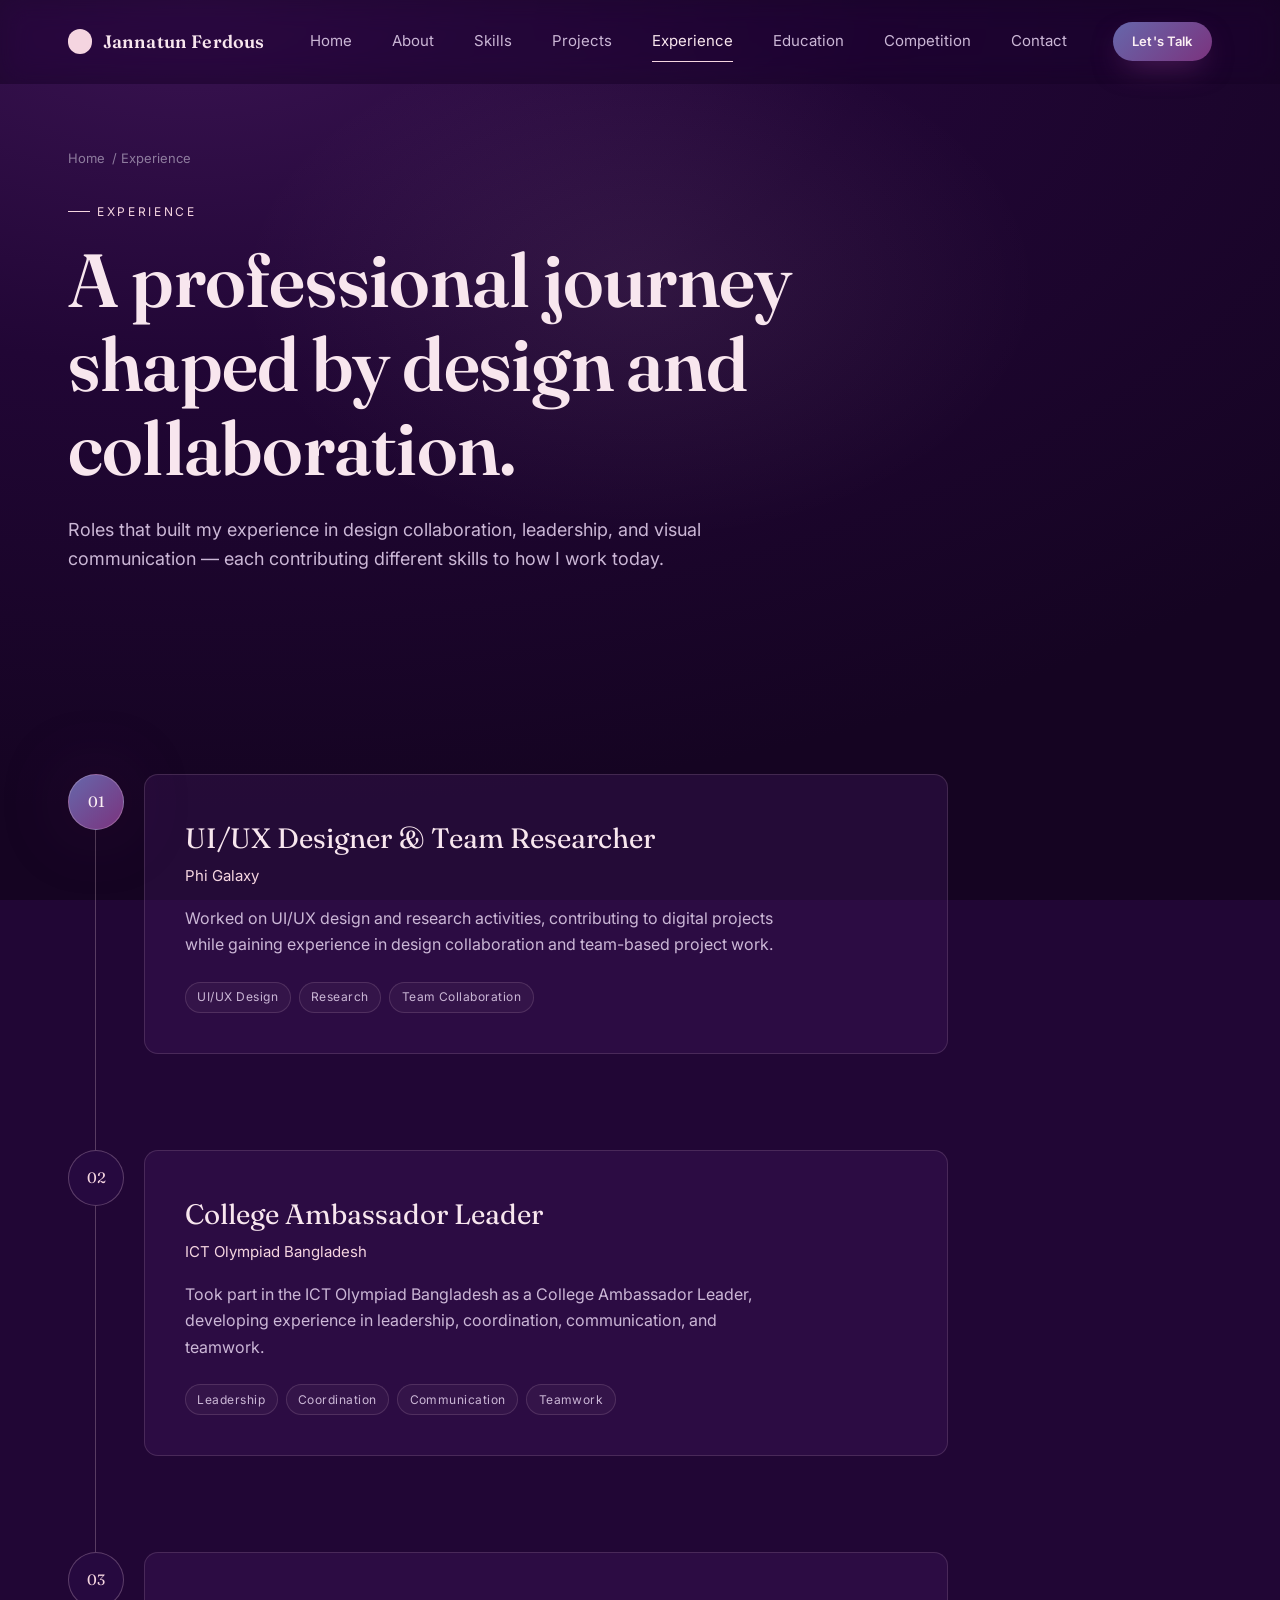
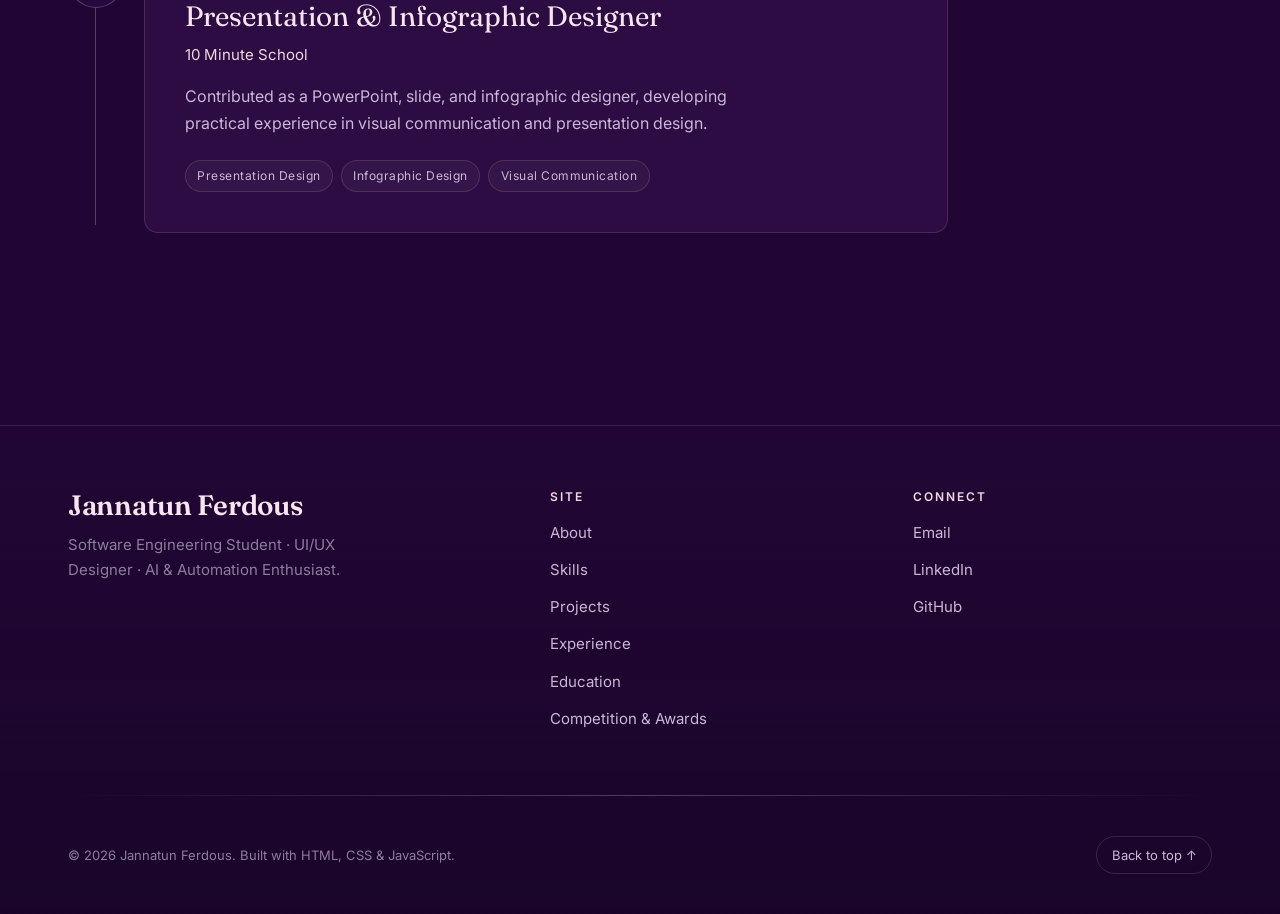
<file: pages/experience.html>
<!DOCTYPE html>
<html lang="en">
<head>
<meta charset="UTF-8">
<meta name="viewport" content="width=device-width, initial-scale=1.0">
<title>Experience — Jannatun Ferdous</title>
<meta name="description" content="Professional and volunteer experience of Jannatun Ferdous.">
<link rel="icon" href="data:,">
<link rel="preconnect" href="https://fonts.googleapis.com">
<link rel="preconnect" href="https://fonts.gstatic.com" crossorigin>
<link href="https://fonts.googleapis.com/css2?family=Fraunces:opsz,wght@9..144,400;9..144,500;9..144,600;9..144,700&family=Inter:wght@400;500;600;700&display=swap" rel="stylesheet">
<link rel="stylesheet" href="../css/tokens.css">
<link rel="stylesheet" href="../css/base.css">
<link rel="stylesheet" href="../css/nav-footer.css">
<link rel="stylesheet" href="../css/inner-pages.css">
</head>
<body>
<a class="skip-link" href="#main">Skip to content</a>

<header class="site-nav">
  <div class="nav-inner">
    <a class="nav-brand" href="../index.html"><span class="moon-mark" aria-hidden="true"></span>Jannatun Ferdous</a>
    <nav class="nav-links" id="nav-links" aria-label="Primary">
      <a href="../index.html">Home</a>
      <a href="../index.html#about">About</a>
      <a href="../index.html#skills">Skills</a>
      <a href="projects.html">Projects</a>
      <a href="experience.html" aria-current="page">Experience</a>
      <a href="education.html">Education</a>
      <a href="competition.html">Competition</a>
      <a href="contact.html">Contact</a>
    </nav>
    <div class="nav-cta"><a class="btn btn-primary" href="contact.html">Let's Talk</a></div>
    <button class="nav-toggle" aria-expanded="false" aria-controls="nav-links" aria-label="Toggle menu"><span></span></button>
  </div>
</header>

<main id="main">
  <section class="page-header">
    <div class="container">
      <p class="breadcrumb"><a href="../index.html">Home</a> / Experience</p>
      <p class="eyebrow page-kicker" data-reveal>Experience</p>
      <h1 data-reveal>A professional journey shaped by design and collaboration.</h1>
      <p class="page-sub" data-reveal>
        Roles that built my experience in design collaboration, leadership, and visual
        communication — each contributing different skills to how I work today.
      </p>
    </div>
  </section>

  <section class="section-pad">
    <div class="container">
      <div class="timeline">

        <div class="timeline-item is-current" data-reveal>
          <div class="timeline-marker">01</div>
          <div class="timeline-content">
            <p class="role">UI/UX Designer &amp; Team Researcher</p>
            <p class="org">Phi Galaxy</p>
            <p>
              Worked on UI/UX design and research activities, contributing to digital projects
              while gaining experience in design collaboration and team-based project work.
            </p>
            <div class="skills-gained">
              <span class="tag">UI/UX Design</span>
              <span class="tag">Research</span>
              <span class="tag">Team Collaboration</span>
            </div>
          </div>
        </div>

        <div class="timeline-item" data-reveal>
          <div class="timeline-marker">02</div>
          <div class="timeline-content">
            <p class="role">College Ambassador Leader</p>
            <p class="org">ICT Olympiad Bangladesh</p>
            <p>
              Took part in the ICT Olympiad Bangladesh as a College Ambassador Leader,
              developing experience in leadership, coordination, communication, and teamwork.
            </p>
            <div class="skills-gained">
              <span class="tag">Leadership</span>
              <span class="tag">Coordination</span>
              <span class="tag">Communication</span>
              <span class="tag">Teamwork</span>
            </div>
          </div>
        </div>

        <div class="timeline-item" data-reveal>
          <div class="timeline-marker">03</div>
          <div class="timeline-content">
            <p class="role">Presentation &amp; Infographic Designer</p>
            <p class="org">10 Minute School</p>
            <p>
              Contributed as a PowerPoint, slide, and infographic designer, developing
              practical experience in visual communication and presentation design.
            </p>
            <div class="skills-gained">
              <span class="tag">Presentation Design</span>
              <span class="tag">Infographic Design</span>
              <span class="tag">Visual Communication</span>
            </div>
          </div>
        </div>

      </div>
    </div>
  </section>
</main>

<footer class="site-footer">
  <div class="container">
    <div class="footer-grid">
      <div class="footer-brand">
        <h3>Jannatun Ferdous</h3>
        <p>Software Engineering Student · UI/UX Designer · AI &amp; Automation Enthusiast.</p>
      </div>
      <nav class="footer-col" aria-label="Site">
        <h4>Site</h4>
        <ul>
          <li><a href="../index.html#about">About</a></li>
          <li><a href="../index.html#skills">Skills</a></li>
          <li><a href="projects.html">Projects</a></li>
          <li><a href="experience.html">Experience</a></li>
          <li><a href="education.html">Education</a></li>
          <li><a href="competition.html">Competition &amp; Awards</a></li>
        </ul>
      </nav>
      <div class="footer-col">
        <h4>Connect</h4>
        <ul>
          <li><a href="mailto:jannatunferdous0836@gmail.com">Email</a></li>
          <li><a href="https://www.linkedin.com/in/jannatunferdous242/" target="_blank" rel="noopener">LinkedIn</a></li>
          <li><a href="https://github.com/jannatunlabs" target="_blank" rel="noopener">GitHub</a></li>
        </ul>
      </div>
    </div>
    <hr class="hairline">
    <div class="footer-bottom">
      <small>© <span data-year></span> Jannatun Ferdous. Built with HTML, CSS &amp; JavaScript.</small>
      <a href="#top" class="back-to-top" data-back-to-top>Back to top ↑</a>
    </div>
  </div>
</footer>

<script src="../js/main.js"></script>
</body>
</html>
</file>
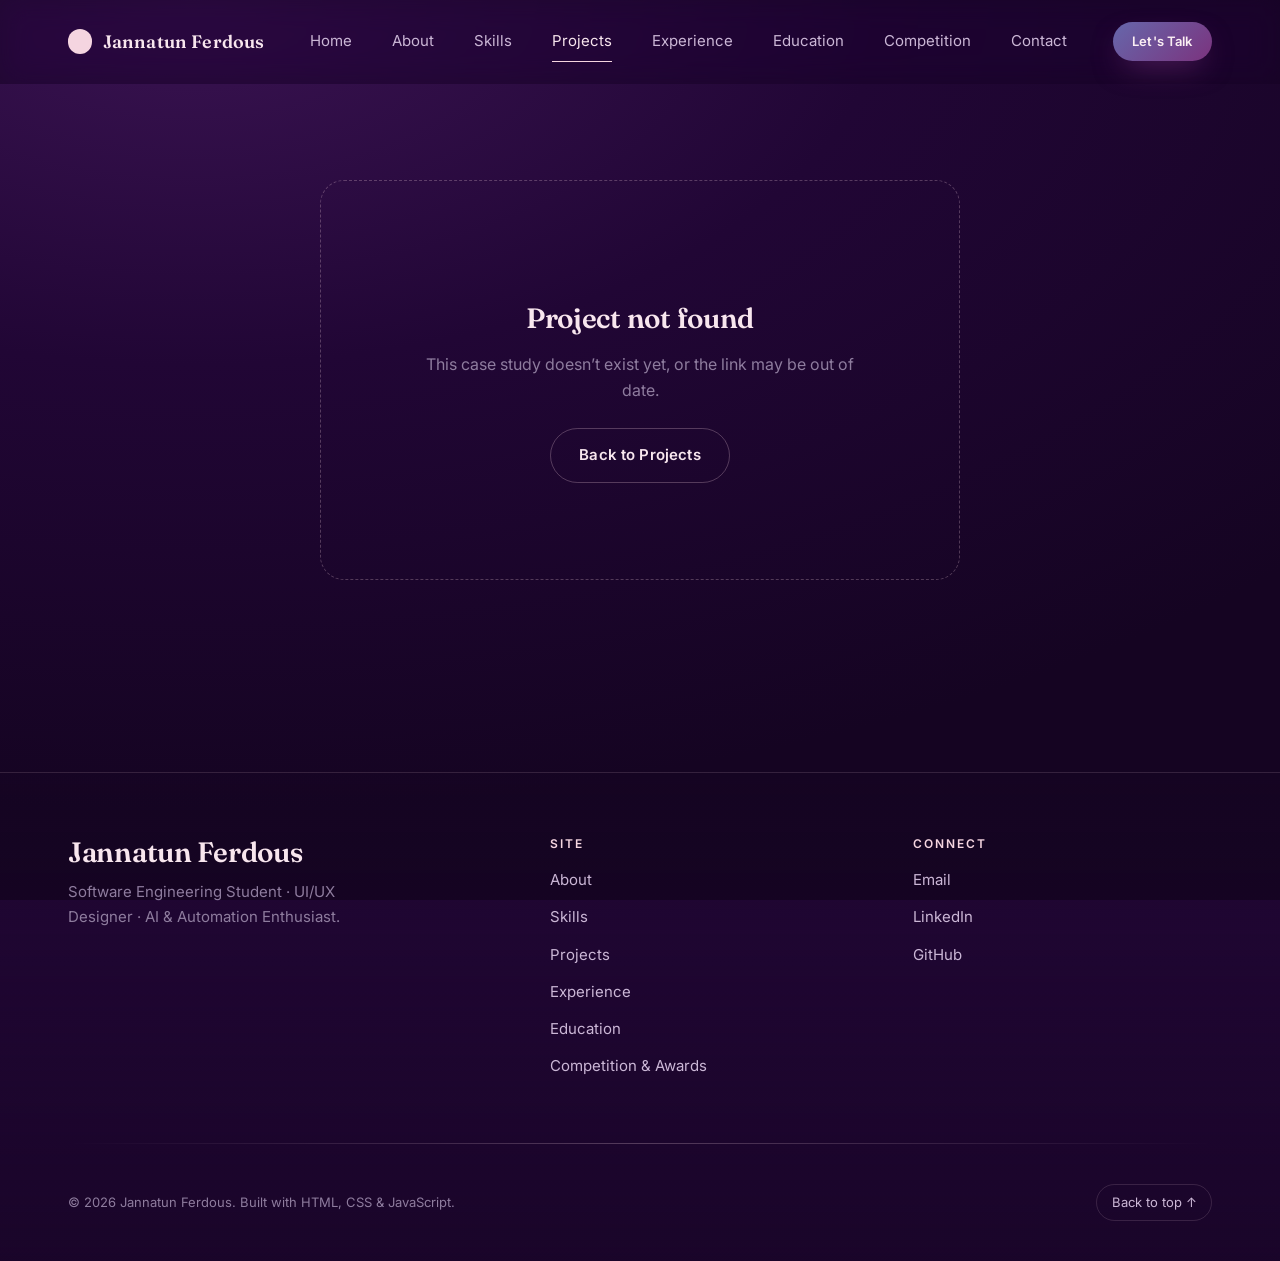
<file: pages/project-details.html>
<!DOCTYPE html>
<html lang="en">
<head>
<meta charset="UTF-8">
<meta name="viewport" content="width=device-width, initial-scale=1.0">
<title>Project Case Study — Jannatun Ferdous</title>
<meta name="description" content="Project case study — Jannatun Ferdous.">
<link rel="icon" href="data:,">
<link rel="preconnect" href="https://fonts.googleapis.com">
<link rel="preconnect" href="https://fonts.gstatic.com" crossorigin>
<link href="https://fonts.googleapis.com/css2?family=Fraunces:opsz,wght@9..144,400;9..144,500;9..144,600;9..144,700&family=Inter:wght@400;500;600;700&display=swap" rel="stylesheet">
<link rel="stylesheet" href="../css/tokens.css">
<link rel="stylesheet" href="../css/base.css">
<link rel="stylesheet" href="../css/nav-footer.css">
<link rel="stylesheet" href="../css/inner-pages.css">
<link rel="stylesheet" href="../css/details.css">
</head>
<body>
<a class="skip-link" href="#main">Skip to content</a>

<header class="site-nav">
  <div class="nav-inner">
    <a class="nav-brand" href="../index.html"><span class="moon-mark" aria-hidden="true"></span>Jannatun Ferdous</a>
    <nav class="nav-links" id="nav-links" aria-label="Primary">
      <a href="../index.html">Home</a>
      <a href="../index.html#about">About</a>
      <a href="../index.html#skills">Skills</a>
      <a href="projects.html" aria-current="page">Projects</a>
      <a href="experience.html">Experience</a>
      <a href="education.html">Education</a>
      <a href="competition.html">Competition</a>
      <a href="contact.html">Contact</a>
    </nav>
    <div class="nav-cta"><a class="btn btn-primary" href="contact.html">Let's Talk</a></div>
    <button class="nav-toggle" aria-expanded="false" aria-controls="nav-links" aria-label="Toggle menu"><span></span></button>
  </div>
</header>

<main id="main">
  <div id="project-root">
    <p class="container" style="padding-block:4rem;color:var(--text-muted);">Loading project…</p>
  </div>
</main>

<footer class="site-footer">
  <div class="container">
    <div class="footer-grid">
      <div class="footer-brand">
        <h3>Jannatun Ferdous</h3>
        <p>Software Engineering Student · UI/UX Designer · AI &amp; Automation Enthusiast.</p>
      </div>
      <nav class="footer-col" aria-label="Site">
        <h4>Site</h4>
        <ul>
          <li><a href="../index.html#about">About</a></li>
          <li><a href="../index.html#skills">Skills</a></li>
          <li><a href="projects.html">Projects</a></li>
          <li><a href="experience.html">Experience</a></li>
          <li><a href="education.html">Education</a></li>
          <li><a href="competition.html">Competition &amp; Awards</a></li>
        </ul>
      </nav>
      <div class="footer-col">
        <h4>Connect</h4>
        <ul>
          <li><a href="mailto:jannatunferdous0836@gmail.com">Email</a></li>
          <li><a href="https://www.linkedin.com/in/jannatunferdous242/" target="_blank" rel="noopener">LinkedIn</a></li>
          <li><a href="https://github.com/jannatunlabs" target="_blank" rel="noopener">GitHub</a></li>
        </ul>
      </div>
    </div>
    <hr class="hairline">
    <div class="footer-bottom">
      <small>© <span data-year></span> Jannatun Ferdous. Built with HTML, CSS &amp; JavaScript.</small>
      <a href="#top" class="back-to-top" data-back-to-top>Back to top ↑</a>
    </div>
  </div>
</footer>

<script src="../js/projects-data.js"></script>
<script src="../js/details.js"></script>
<script src="../js/main.js"></script>
</body>
</html>
</file>
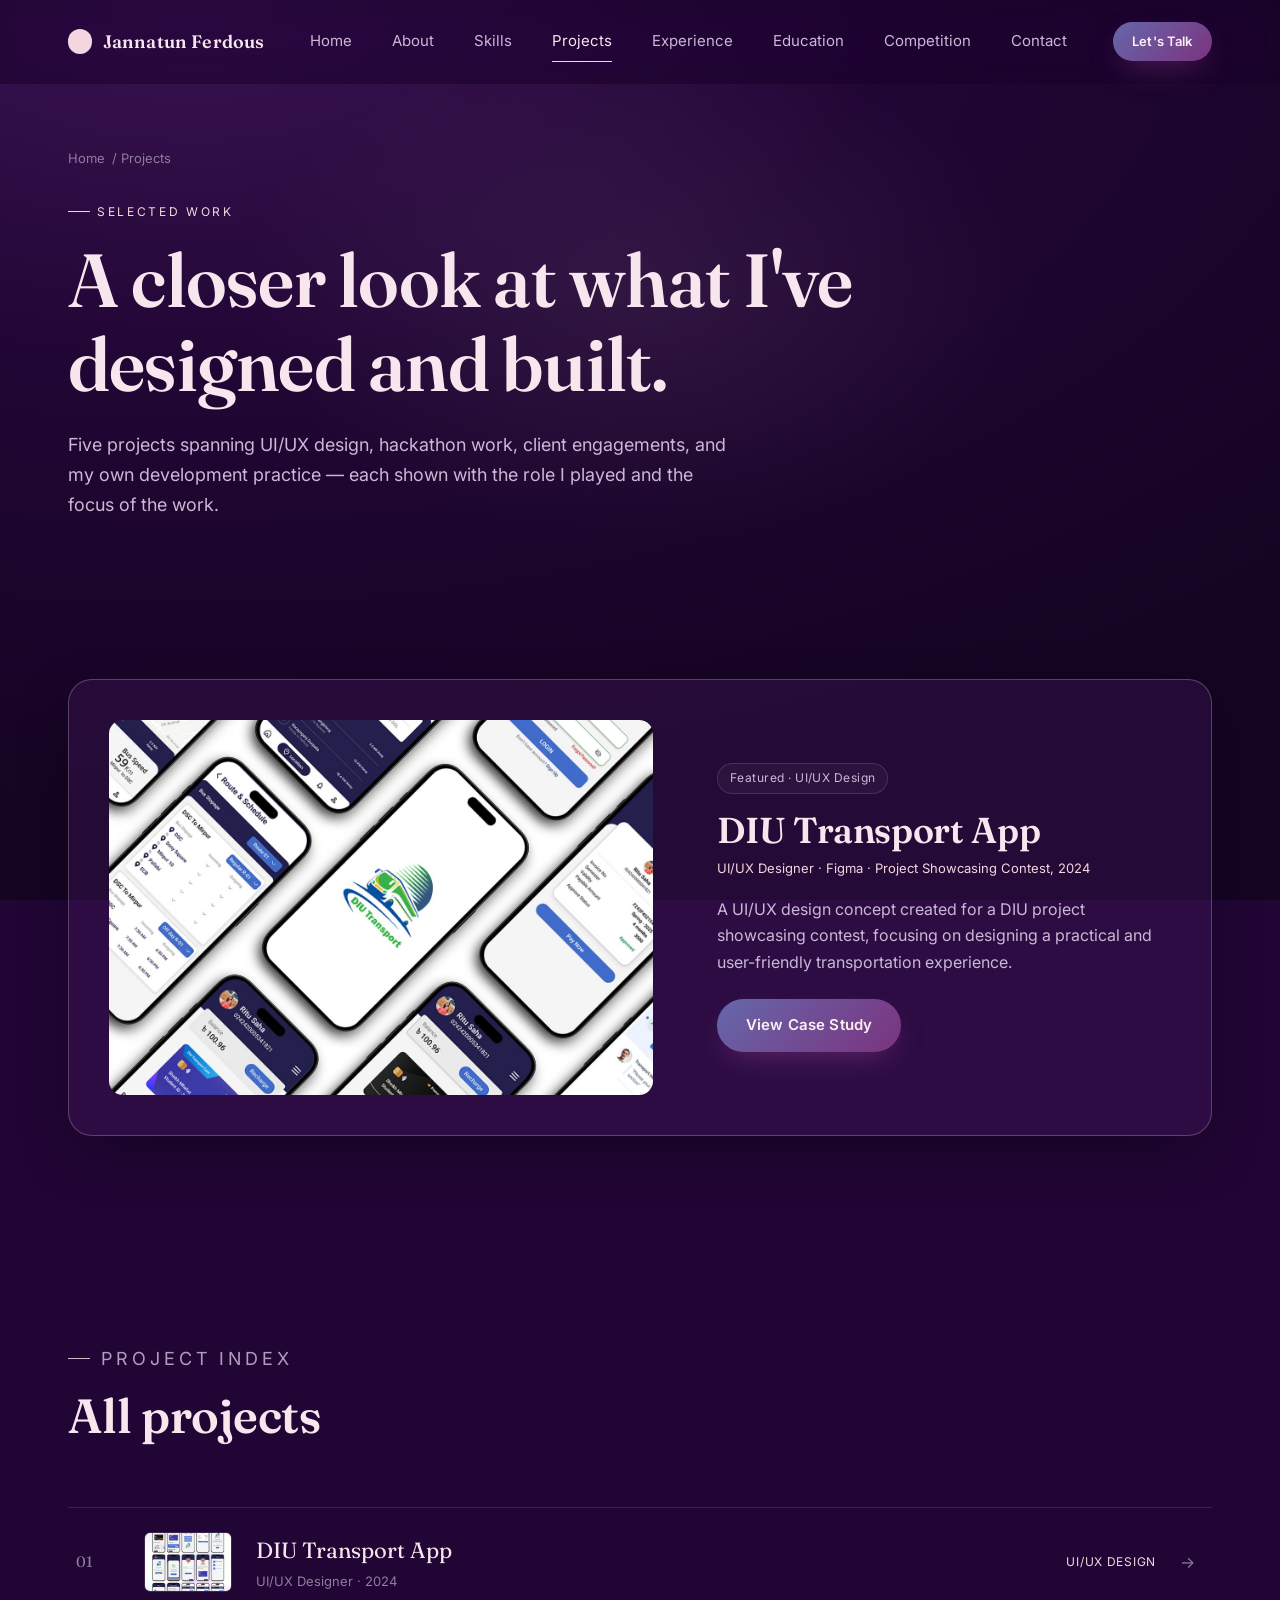
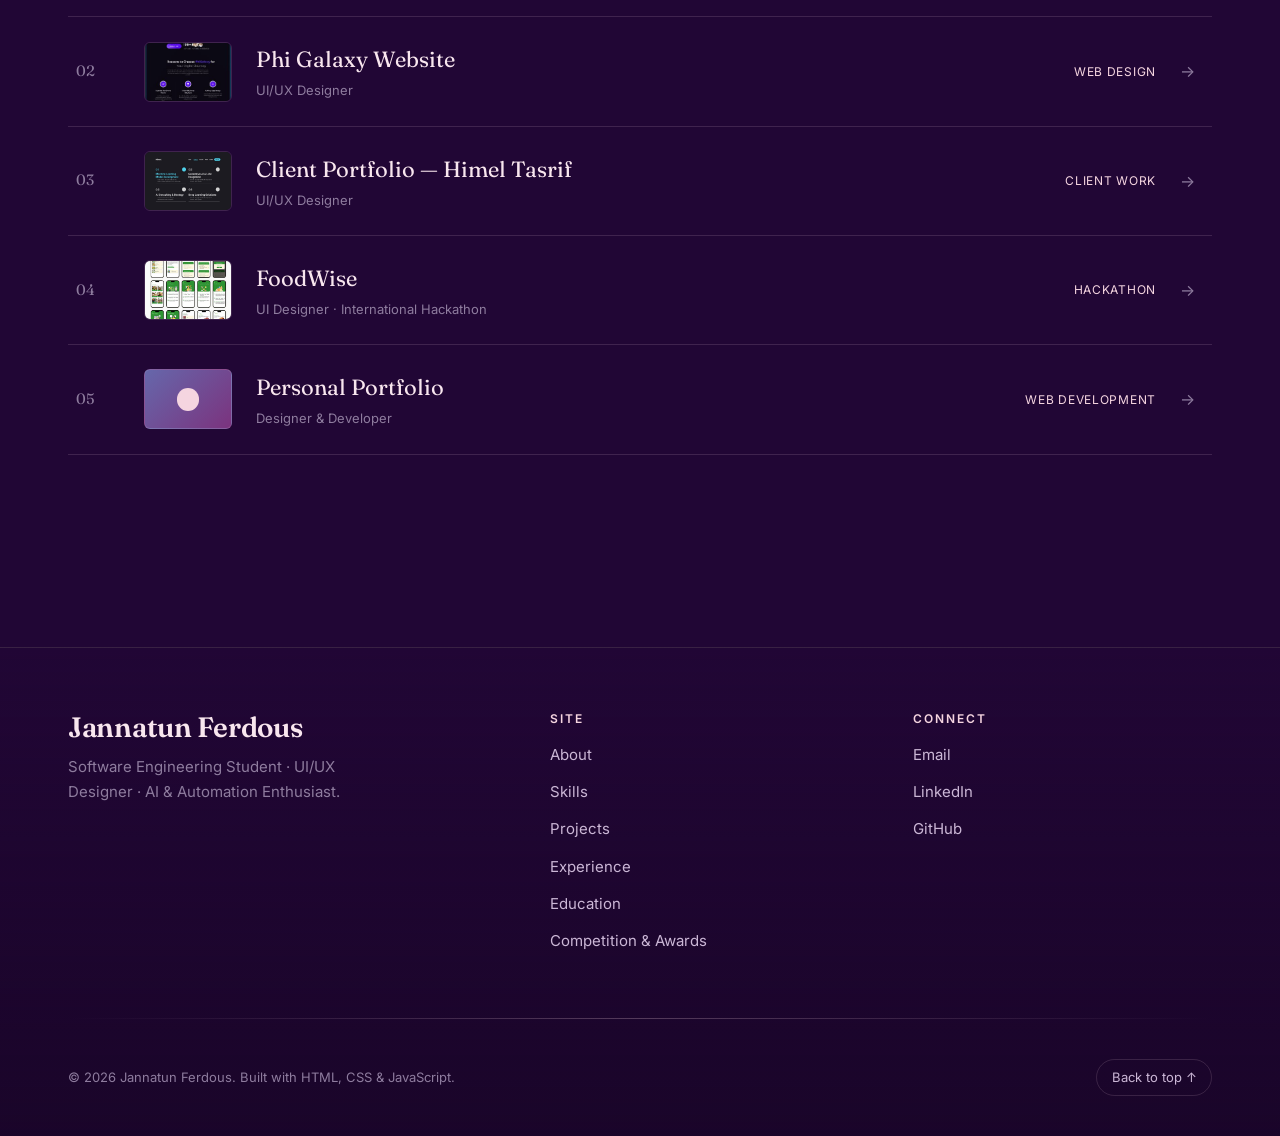
<file: pages/projects.html>
<!DOCTYPE html>
<html lang="en">
<head>
<meta charset="UTF-8">
<meta name="viewport" content="width=device-width, initial-scale=1.0">
<title>Projects — Jannatun Ferdous</title>
<meta name="description" content="A detailed archive of Jannatun Ferdous's design and development projects.">
<link rel="icon" href="data:,">
<link rel="preconnect" href="https://fonts.googleapis.com">
<link rel="preconnect" href="https://fonts.gstatic.com" crossorigin>
<link href="https://fonts.googleapis.com/css2?family=Fraunces:opsz,wght@9..144,400;9..144,500;9..144,600;9..144,700&family=Inter:wght@400;500;600;700&display=swap" rel="stylesheet">
<link rel="stylesheet" href="../css/tokens.css">
<link rel="stylesheet" href="../css/base.css">
<link rel="stylesheet" href="../css/nav-footer.css">
<link rel="stylesheet" href="../css/inner-pages.css">
<link rel="stylesheet" href="../css/projects.css">
</head>
<body>
<a class="skip-link" href="#main">Skip to content</a>

<header class="site-nav">
  <div class="nav-inner">
    <a class="nav-brand" href="../index.html"><span class="moon-mark" aria-hidden="true"></span>Jannatun Ferdous</a>
    <nav class="nav-links" id="nav-links" aria-label="Primary">
      <a href="../index.html">Home</a>
      <a href="../index.html#about">About</a>
      <a href="../index.html#skills">Skills</a>
      <a href="projects.html" aria-current="page">Projects</a>
      <a href="experience.html">Experience</a>
      <a href="education.html">Education</a>
      <a href="competition.html">Competition</a>
      <a href="contact.html">Contact</a>
    </nav>
    <div class="nav-cta"><a class="btn btn-primary" href="contact.html">Let's Talk</a></div>
    <button class="nav-toggle" aria-expanded="false" aria-controls="nav-links" aria-label="Toggle menu"><span></span></button>
  </div>
</header>

<main id="main">
  <section class="page-header">
    <div class="container">
      <p class="breadcrumb"><a href="../index.html">Home</a> / Projects</p>
      <p class="eyebrow page-kicker" data-reveal>Selected Work</p>
      <h1 data-reveal>A closer look at what I've designed and built.</h1>
      <p class="page-sub" data-reveal>
        Five projects spanning UI/UX design, hackathon work, client engagements, and my own
        development practice — each shown with the role I played and the focus of the work.
      </p>
    </div>
  </section>

  <!-- Featured project -->
  <section class="section-pad featured-project">
    <div class="container">
      <article class="featured-card" data-reveal>
        <div class="featured-visual">
          <img src="../assets/images/projects/diu-transport-1.jpg" alt="DIU Transport App — full mobile screen set">
        </div>
        <div class="featured-copy">
          <span class="tag">Featured · UI/UX Design</span>
          <h2>DIU Transport App</h2>
          <p class="work-meta">UI/UX Designer · Figma · Project Showcasing Contest, 2024</p>
          <p>A UI/UX design concept created for a DIU project showcasing contest, focusing on designing a practical and user-friendly transportation experience.</p>
          <a class="btn btn-primary" href="project-details.html?id=diu-transport">View Case Study</a>
        </div>
      </article>
    </div>
  </section>

  <!-- Project index -->
  <section class="section-pad project-index">
    <div class="container">
      <div class="section-head" data-reveal>
        <p class="eyebrow">Project Index</p>
        <h2>All projects</h2>
      </div>

      <ul class="index-list">
        <li class="index-row" data-reveal>
          <a href="project-details.html?id=diu-transport">
            <span class="index-num">01</span>
            <span class="index-thumb"><img src="../assets/images/projects/diu-transport-2.jpg" alt=""></span>
            <span class="index-info">
              <span class="index-name">DIU Transport App</span>
              <span class="index-meta">UI/UX Designer · 2024</span>
            </span>
            <span class="index-cat">UI/UX Design</span>
            <span class="index-arrow" aria-hidden="true">→</span>
          </a>
        </li>
        <li class="index-row" data-reveal>
          <a href="project-details.html?id=phi-galaxy">
            <span class="index-num">02</span>
            <span class="index-thumb"><img src="../assets/images/projects/phi-galaxy-1.jpg" alt=""></span>
            <span class="index-info">
              <span class="index-name">Phi Galaxy Website</span>
              <span class="index-meta">UI/UX Designer</span>
            </span>
            <span class="index-cat">Web Design</span>
            <span class="index-arrow" aria-hidden="true">→</span>
          </a>
        </li>
        <li class="index-row" data-reveal>
          <a href="project-details.html?id=himel-tasrif">
            <span class="index-num">03</span>
            <span class="index-thumb"><img src="../assets/images/projects/himel-1.jpg" alt=""></span>
            <span class="index-info">
              <span class="index-name">Client Portfolio — Himel Tasrif</span>
              <span class="index-meta">UI/UX Designer</span>
            </span>
            <span class="index-cat">Client Work</span>
            <span class="index-arrow" aria-hidden="true">→</span>
          </a>
        </li>
        <li class="index-row" data-reveal>
          <a href="project-details.html?id=foodwise">
            <span class="index-num">04</span>
            <span class="index-thumb"><img src="../assets/images/projects/foodwise-1.jpg" alt=""></span>
            <span class="index-info">
              <span class="index-name">FoodWise</span>
              <span class="index-meta">UI Designer · International Hackathon</span>
            </span>
            <span class="index-cat">Hackathon</span>
            <span class="index-arrow" aria-hidden="true">→</span>
          </a>
        </li>
        <li class="index-row" data-reveal>
          <a href="project-details.html?id=personal-portfolio">
            <span class="index-num">05</span>
            <span class="index-thumb index-thumb--placeholder"><span class="moon-mark" aria-hidden="true"></span></span>
            <span class="index-info">
              <span class="index-name">Personal Portfolio</span>
              <span class="index-meta">Designer &amp; Developer</span>
            </span>
            <span class="index-cat">Web Development</span>
            <span class="index-arrow" aria-hidden="true">→</span>
          </a>
        </li>
      </ul>
    </div>
  </section>
</main>

<footer class="site-footer">
  <div class="container">
    <div class="footer-grid">
      <div class="footer-brand">
        <h3>Jannatun Ferdous</h3>
        <p>Software Engineering Student · UI/UX Designer · AI &amp; Automation Enthusiast.</p>
      </div>
      <nav class="footer-col" aria-label="Site">
        <h4>Site</h4>
        <ul>
          <li><a href="../index.html#about">About</a></li>
          <li><a href="../index.html#skills">Skills</a></li>
          <li><a href="projects.html">Projects</a></li>
          <li><a href="experience.html">Experience</a></li>
          <li><a href="education.html">Education</a></li>
          <li><a href="competition.html">Competition &amp; Awards</a></li>
        </ul>
      </nav>
      <div class="footer-col">
        <h4>Connect</h4>
        <ul>
          <li><a href="mailto:jannatunferdous0836@gmail.com">Email</a></li>
          <li><a href="https://www.linkedin.com/in/jannatunferdous242/" target="_blank" rel="noopener">LinkedIn</a></li>
          <li><a href="https://github.com/jannatunlabs" target="_blank" rel="noopener">GitHub</a></li>
        </ul>
      </div>
    </div>
    <hr class="hairline">
    <div class="footer-bottom">
      <small>© <span data-year></span> Jannatun Ferdous. Built with HTML, CSS &amp; JavaScript.</small>
      <a href="#top" class="back-to-top" data-back-to-top>Back to top ↑</a>
    </div>
  </div>
</footer>

<script src="../js/main.js"></script>
</body>
</html>
</file>
<file: css/tokens.css>
/* ==========================================================================
   DESIGN TOKENS — Jannatun Ferdous Portfolio
   Palette: "Moon" — soft lavender-pink through deep night violet.
   Signature motif: the moon's phases, waxing from new to full,
   used as a quiet metaphor for a learning journey.
   ========================================================================== */

:root{
  /* -- Core palette (from the Moon palette) -- */
  --moon-blush:   #F5D5E0;   /* palest — high-emphasis text, glow */
  --moon-periwinkle: #6667AB; /* mid — links, secondary accent */
  --moon-orchid:  #7B337E;   /* primary accent — buttons, highlights */
  --moon-plum:    #420D4B;   /* deep surface */
  --moon-night:   #210635;   /* deepest — base background */

  /* -- Derived neutrals (tinted, never pure gray) -- */
  --ink-950: #150422;
  --ink-900: #1c0630;
  --ink-800: #26093f;
  --ink-700: #331050;
  --ink-600: #421a5e;
  --hairline: rgba(245, 213, 224, 0.14);
  --hairline-strong: rgba(245, 213, 224, 0.26);

  /* -- Text -- */
  --text-high: #F8E6EE;      /* headings */
  --text-body: #CBB7D6;      /* body copy, tinted lavender-gray */
  --text-muted: #8E7C9E;     /* captions, meta */
  --text-on-accent: #FBEFF3;

  /* -- Surfaces -- */
  --bg-base: var(--moon-night);
  --bg-raised: var(--ink-800);
  --bg-card: rgba(66, 26, 94, 0.35);
  --bg-card-hover: rgba(66, 26, 94, 0.55);

  /* -- Gradients -- */
  --gradient-atmosphere: radial-gradient(120% 90% at 15% 0%, #3a1352 0%, #210635 45%, #150422 100%);
  --gradient-accent: linear-gradient(135deg, var(--moon-periwinkle) 0%, var(--moon-orchid) 100%);
  --gradient-glow: radial-gradient(closest-side, rgba(245,213,224,0.35), rgba(245,213,224,0));
  --gradient-hairline: linear-gradient(90deg, transparent, var(--hairline-strong), transparent);

  /* -- Typography -- */
  --font-display: "Fraunces", "Iowan Old Style", Georgia, serif;
  --font-body: "Inter", -apple-system, BlinkMacSystemFont, "Segoe UI", sans-serif;

  --fs-2xs: 0.75rem;
  --fs-xs: 0.8125rem;
  --fs-sm: 0.9375rem;
  --fs-base: 1rem;
  --fs-md: 1.125rem;
  --fs-lg: 1.375rem;
  --fs-xl: 1.75rem;
  --fs-2xl: 2.25rem;
  --fs-3xl: 3rem;
  --fs-4xl: clamp(2.75rem, 4vw + 1.5rem, 5rem);
  --fs-5xl: clamp(3.5rem, 6vw + 1.5rem, 7rem);

  /* -- Spacing scale -- */
  --sp-3xs: 0.25rem;
  --sp-2xs: 0.5rem;
  --sp-xs: 0.75rem;
  --sp-sm: 1rem;
  --sp-md: 1.5rem;
  --sp-lg: 2.5rem;
  --sp-xl: 4rem;
  --sp-2xl: 6rem;
  --sp-3xl: 9rem;

  /* -- Layout -- */
  --container-w: 1240px;
  --container-pad: clamp(1.25rem, 4vw, 3rem);
  --nav-h: 84px;

  /* -- Radius -- */
  --radius-sm: 6px;
  --radius-md: 14px;
  --radius-lg: 24px;
  --radius-pill: 999px;

  /* -- Motion -- */
  --ease-out: cubic-bezier(0.16, 1, 0.3, 1);
  --dur-fast: 180ms;
  --dur-med: 420ms;
  --dur-slow: 800ms;

  /* -- Shadow -- */
  --shadow-card: 0 20px 60px -20px rgba(9, 2, 15, 0.65);
  --shadow-glow: 0 0 80px -10px rgba(123, 51, 126, 0.45);
}

@media (prefers-reduced-motion: reduce){
  *, *::before, *::after{
    animation-duration: 0.001ms !important;
    animation-iteration-count: 1 !important;
    transition-duration: 0.001ms !important;
    scroll-behavior: auto !important;
  }
}
</file>
<file: css/base.css>
/* ==========================================================================
   BASE — reset, typography, layout primitives
   ========================================================================== */

*, *::before, *::after{ box-sizing: border-box; }
html{
  scroll-behavior: smooth;
  scroll-padding-top: calc(var(--nav-h) + 16px);
}
body{
  margin: 0;
  background: var(--bg-base);
  background-image: var(--gradient-atmosphere);
  background-attachment: fixed;
  color: var(--text-body);
  font-family: var(--font-body);
  font-size: var(--fs-base);
  line-height: 1.65;
  -webkit-font-smoothing: antialiased;
  overflow-x: hidden;
}
img{ max-width: 100%; display: block; }
a{ color: inherit; text-decoration: none; }
ul, ol{ margin: 0; padding: 0; list-style: none; }
button{ font: inherit; color: inherit; background: none; border: none; cursor: pointer; }
h1, h2, h3, h4, h5{
  font-family: var(--font-display);
  color: var(--text-high);
  font-weight: 600;
  line-height: 1.12;
  margin: 0;
  letter-spacing: -0.01em;
}
p{ margin: 0; }
svg{ display: block; }

/* -- Focus visibility (accessibility) -- */
:focus-visible{
  outline: 2px solid var(--moon-blush);
  outline-offset: 3px;
  border-radius: 4px;
}

/* -- Selection -- */
::selection{ background: var(--moon-orchid); color: var(--text-on-accent); }

/* -- Skip link -- */
.skip-link{
  position: absolute;
  left: -9999px;
  top: 0;
  background: var(--moon-blush);
  color: var(--moon-night);
  padding: 0.75rem 1.25rem;
  z-index: 1000;
  border-radius: 0 0 var(--radius-sm) 0;
  font-weight: 600;
}
.skip-link:focus{ left: 0; }

/* -- Layout primitives -- */
.container{
  width: 100%;
  max-width: var(--container-w);
  margin-inline: auto;
  padding-inline: var(--container-pad);
}
section{ position: relative; }
.section-pad{ padding-block: var(--sp-2xl); }
@media (max-width: 720px){
  .section-pad{ padding-block: var(--sp-xl); }
}

.eyebrow{
  display: inline-flex;
  align-items: center;
  gap: 0.6em;
  font-family: var(--font-body);
  font-size: var(--fs-2xs);
  letter-spacing: 0.22em;
  text-transform: uppercase;
  color: var(--moon-blush);
  opacity: 0.85;
  margin-bottom: var(--sp-sm);
}
.eyebrow::before{
  content: "";
  width: 22px;
  height: 1px;
  background: var(--moon-blush);
  display: inline-block;
}

.section-head{
  max-width: 640px;
  margin-bottom: var(--sp-xl);
}
.section-head h2{ font-size: var(--fs-3xl); }
.section-head p{ margin-top: var(--sp-sm); font-size: var(--fs-md); color: var(--text-body); }

/* -- Buttons -- */
.btn{
  display: inline-flex;
  align-items: center;
  justify-content: center;
  gap: 0.6em;
  padding: 0.95em 1.9em;
  border-radius: var(--radius-pill);
  font-size: var(--fs-sm);
  font-weight: 600;
  letter-spacing: 0.01em;
  white-space: nowrap;
  transition: transform var(--dur-fast) var(--ease-out), box-shadow var(--dur-fast) var(--ease-out), background var(--dur-fast) var(--ease-out), border-color var(--dur-fast) var(--ease-out);
}
.btn-primary{
  background: var(--gradient-accent);
  color: var(--text-on-accent);
  box-shadow: 0 12px 30px -10px rgba(123, 51, 126, 0.7);
}
.btn-primary:hover{ transform: translateY(-2px); box-shadow: 0 18px 40px -12px rgba(123, 51, 126, 0.85); }
.btn-secondary{
  background: transparent;
  color: var(--text-high);
  border: 1px solid var(--hairline-strong);
}
.btn-secondary:hover{ border-color: var(--moon-blush); background: rgba(245,213,224,0.06); transform: translateY(-2px); }
.btn-secondary.is-disabled{
  opacity: 0.45;
  cursor: not-allowed;
  pointer-events: none;
}
.btn-ghost{
  color: var(--moon-blush);
  padding: 0.4em 0;
  border-bottom: 1px solid transparent;
  border-radius: 0;
}
.btn-ghost:hover{ border-color: var(--moon-blush); }
.btn-small{ padding: 0.7em 1.4em; font-size: var(--fs-xs); }

/* -- Card -- */
.card{
  background: var(--bg-card);
  border: 1px solid var(--hairline);
  border-radius: var(--radius-md);
  backdrop-filter: blur(6px);
  transition: transform var(--dur-med) var(--ease-out), border-color var(--dur-fast) var(--ease-out), background var(--dur-fast) var(--ease-out);
}

/* -- Tag / chip -- */
.tag{
  display: inline-flex;
  align-items: center;
  padding: 0.4em 0.95em;
  border-radius: var(--radius-pill);
  border: 1px solid var(--hairline);
  font-size: var(--fs-2xs);
  letter-spacing: 0.04em;
  color: var(--text-body);
  background: rgba(245,213,224,0.04);
}

/* -- Scroll reveal -- */
[data-reveal]{
  opacity: 0;
  transform: translateY(24px);
  transition: opacity var(--dur-slow) var(--ease-out), transform var(--dur-slow) var(--ease-out);
}
[data-reveal].is-visible{ opacity: 1; transform: translateY(0); }
@media (prefers-reduced-motion: reduce){
  [data-reveal]{ opacity: 1; transform: none; }
}

/* -- Visually hidden (screen-reader only) -- */
.sr-only{
  position: absolute;
  width: 1px; height: 1px;
  padding: 0; margin: -1px;
  overflow: hidden;
  clip: rect(0,0,0,0);
  white-space: nowrap;
  border: 0;
}

/* -- Divider -- */
.hairline{
  height: 1px;
  background: var(--gradient-hairline);
  border: none;
  margin: 0;
}

/* -- Moon phase mark (signature decorative element) -- */
.moon-mark{
  --phase: 50%;
  width: 1em; height: 1em;
  border-radius: 50%;
  background: var(--moon-blush);
  box-shadow: inset var(--phase) 0 0 0 var(--moon-night);
  flex-shrink: 0;
}
</file>
<file: css/nav-footer.css>
/* ==========================================================================
   NAVIGATION
   ========================================================================== */
.site-nav{
  position: sticky;
  top: 0;
  z-index: 500;
  height: var(--nav-h);
  display: flex;
  align-items: center;
  background: rgba(21, 4, 34, 0.55);
  backdrop-filter: blur(14px) saturate(140%);
  border-bottom: 1px solid transparent;
  transition: border-color var(--dur-fast) var(--ease-out), background var(--dur-fast) var(--ease-out);
}
.site-nav.is-scrolled{
  border-bottom-color: var(--hairline);
  background: rgba(21, 4, 34, 0.86);
}
.nav-inner{
  width: 100%;
  max-width: var(--container-w);
  margin-inline: auto;
  padding-inline: var(--container-pad);
  display: flex;
  align-items: center;
  justify-content: space-between;
  gap: var(--sp-md);
}
.nav-brand{
  display: flex;
  align-items: center;
  gap: 0.65rem;
  font-family: var(--font-display);
  font-size: var(--fs-md);
  color: var(--text-high);
  font-weight: 600;
  letter-spacing: 0.01em;
}
.nav-brand .moon-mark{ width: 1.35em; height: 1.35em; box-shadow: inset 34% 0 0 0 var(--moon-night); }

.nav-links{
  display: flex;
  align-items: center;
  gap: var(--sp-lg);
}
.nav-links a{
  position: relative;
  font-size: var(--fs-sm);
  color: var(--text-body);
  padding-block: 0.4rem;
  transition: color var(--dur-fast) var(--ease-out);
}
.nav-links a::after{
  content: "";
  position: absolute;
  left: 0; right: 100%;
  bottom: -2px;
  height: 1px;
  background: var(--moon-blush);
  transition: right var(--dur-med) var(--ease-out);
}
.nav-links a:hover, .nav-links a[aria-current="page"]{ color: var(--text-high); }
.nav-links a:hover::after, .nav-links a[aria-current="page"]::after{ right: 0; }

.nav-cta{ display: flex; align-items: center; gap: var(--sp-sm); }
.nav-cta .btn{ padding: 0.7em 1.5em; font-size: var(--fs-xs); }

.nav-toggle{
  display: none;
  width: 42px; height: 42px;
  align-items: center;
  justify-content: center;
  border-radius: 50%;
  border: 1px solid var(--hairline);
}
.nav-toggle span, .nav-toggle span::before, .nav-toggle span::after{
  content: "";
  display: block;
  width: 18px; height: 1.5px;
  background: var(--text-high);
  position: relative;
  transition: transform var(--dur-fast) var(--ease-out), opacity var(--dur-fast) var(--ease-out);
}
.nav-toggle span::before{ position: absolute; top: -6px; }
.nav-toggle span::after{ position: absolute; top: 6px; }
.nav-toggle[aria-expanded="true"] span{ background: transparent; }
.nav-toggle[aria-expanded="true"] span::before{ top: 0; transform: rotate(45deg); }
.nav-toggle[aria-expanded="true"] span::after{ top: 0; transform: rotate(-45deg); }

@media (max-width: 900px){
  .nav-links{
    position: fixed;
    inset: var(--nav-h) 0 0 0;
    flex-direction: column;
    justify-content: flex-start;
    padding: var(--sp-xl) var(--container-pad);
    gap: var(--sp-lg);
    background: linear-gradient(180deg, #1c0630 0%, #150422 100%);
    transform: translateY(-8px);
    opacity: 0;
    pointer-events: none;
    transition: opacity var(--dur-med) var(--ease-out), transform var(--dur-med) var(--ease-out);
  }
  .nav-links a{ font-size: var(--fs-xl); font-family: var(--font-display); }
  .nav-links.is-open{ opacity: 1; transform: translateY(0); pointer-events: auto; }
  .nav-cta{ display: none; }
  .nav-toggle{ display: flex; }
}

/* ==========================================================================
   FOOTER
   ========================================================================== */
.site-footer{
  border-top: 1px solid var(--hairline);
  padding-block: var(--sp-xl) var(--sp-lg);
  margin-top: var(--sp-2xl);
  background: linear-gradient(180deg, transparent, rgba(21,4,34,0.6));
}
.footer-grid{
  display: grid;
  grid-template-columns: 1.4fr 1fr 1fr;
  gap: var(--sp-xl);
  padding-bottom: var(--sp-xl);
}
.footer-brand h3{ font-size: var(--fs-xl); margin-bottom: var(--sp-xs); }
.footer-brand p{ max-width: 34ch; color: var(--text-muted); font-size: var(--fs-sm); }
.footer-col h4{
  font-family: var(--font-body);
  font-size: var(--fs-2xs);
  letter-spacing: 0.16em;
  text-transform: uppercase;
  color: var(--moon-blush);
  margin-bottom: var(--sp-sm);
  font-weight: 600;
}
.footer-col ul{ display: flex; flex-direction: column; gap: 0.65rem; }
.footer-col a{ color: var(--text-body); font-size: var(--fs-sm); transition: color var(--dur-fast); }
.footer-col a:hover{ color: var(--moon-blush); }
.footer-bottom{
  display: flex;
  align-items: center;
  justify-content: space-between;
  padding-top: var(--sp-lg);
  gap: var(--sp-md);
  flex-wrap: wrap;
}
.footer-bottom small{ color: var(--text-muted); font-size: var(--fs-xs); }
.back-to-top{
  display: inline-flex;
  align-items: center;
  gap: 0.5em;
  color: var(--text-body);
  font-size: var(--fs-xs);
  border: 1px solid var(--hairline);
  border-radius: var(--radius-pill);
  padding: 0.55em 1.1em;
  transition: border-color var(--dur-fast), color var(--dur-fast), transform var(--dur-fast);
}
.back-to-top:hover{ border-color: var(--moon-blush); color: var(--moon-blush); transform: translateY(-2px); }

@media (max-width: 720px){
  .footer-grid{ grid-template-columns: 1fr; gap: var(--sp-lg); }
  .footer-bottom{ flex-direction: column; align-items: flex-start; }
}
</file>
<file: css/home.css>
/* ==========================================================================
   HOME PAGE
   ========================================================================== */

/* ---- Hero ---- */
.hero{
  position: relative;
  padding-top: clamp(3rem, 6vw, 5.5rem);
  padding-bottom: var(--sp-2xl);
  overflow: hidden;
}
.hero-glow{
  position: absolute;
  top: -20%;
  right: -10%;
  width: 60vw;
  height: 60vw;
  max-width: 900px;
  max-height: 900px;
  background: var(--gradient-glow);
  opacity: 0.35;
  filter: blur(10px);
  pointer-events: none;
}
.hero-grid{
  display: grid;
  grid-template-columns: 1.15fr 0.85fr;
  gap: var(--sp-xl);
  align-items: center;
  position: relative;
}
.hero-copy h1{
  font-size: var(--fs-5xl);
  max-width: 14ch;
}
.hero-name{
  background: var(--gradient-accent);
  -webkit-background-clip: text;
  background-clip: text;
  color: transparent;
}
.hero-title{
  margin-top: var(--sp-md);
  font-size: var(--fs-md);
  color: var(--moon-blush);
  font-weight: 500;
  display: flex;
  flex-wrap: wrap;
  gap: 0.4em;
}
.hero-title .dot{ opacity: 0.5; }
.hero-intro{
  margin-top: var(--sp-md);
  max-width: 52ch;
  font-size: var(--fs-md);
}
.hero-cta{
  margin-top: var(--sp-lg);
  display: flex;
  gap: var(--sp-sm);
  flex-wrap: wrap;
}

.hero-visual{ position: relative; }
.hero-frame{
  position: relative;
  border-radius: var(--radius-lg);
  overflow: hidden;
  aspect-ratio: 1 / 1.08;
  border: 1px solid var(--hairline-strong);
  box-shadow: var(--shadow-card), var(--shadow-glow);
}
.hero-frame img{ width: 100%; height: 100%; object-fit: cover; }
.hero-frame::after{
  content: "";
  position: absolute; inset: 0;
  background: linear-gradient(180deg, rgba(33,6,53,0) 40%, rgba(21,4,34,0.75) 100%);
}
.hero-orbit{
  position: absolute;
  bottom: -18px;
  left: -18px;
  display: flex;
  gap: 10px;
  background: rgba(21,4,34,0.75);
  border: 1px solid var(--hairline);
  border-radius: var(--radius-pill);
  padding: 10px 14px;
  backdrop-filter: blur(10px);
}
.phase{
  width: 14px; height: 14px;
  border-radius: 50%;
  background: var(--moon-blush);
}
.phase-new{ background: var(--ink-700); box-shadow: inset 0 0 0 1px var(--hairline-strong); }
.phase-crescent{ background: linear-gradient(90deg, var(--ink-700) 55%, var(--moon-blush) 55%); }
.phase-half{ background: linear-gradient(90deg, var(--ink-700) 50%, var(--moon-blush) 50%); }
.phase-full{ background: var(--moon-blush); }

@media (max-width: 980px){
  .hero-grid{ grid-template-columns: 1fr; }
  .hero-visual{ order: -1; max-width: 380px; margin-inline: auto; }
}

/* ---- About ---- */
.about-grid{
  display: grid;
  grid-template-columns: 0.8fr 1.2fr;
  gap: var(--sp-2xl);
  align-items: center;
}
.about-frame{
  border-radius: var(--radius-lg);
  overflow: hidden;
  border: 1px solid var(--hairline);
  aspect-ratio: 1/1;
}
.about-frame img{ width: 100%; height: 100%; object-fit: cover; }
.about-copy h2{ font-size: var(--fs-3xl); margin-bottom: var(--sp-md); max-width: 16ch; }
.about-copy .lede{ font-size: var(--fs-md); color: var(--text-high); }
.about-copy p + p{ margin-top: var(--sp-sm); }

.journey-path{
  margin-top: var(--sp-lg);
  display: flex;
  flex-wrap: wrap;
  gap: 0.6rem;
  counter-reset: step;
}
.journey-path li{
  counter-increment: step;
  font-size: var(--fs-xs);
  color: var(--text-body);
  border: 1px solid var(--hairline);
  border-radius: var(--radius-pill);
  padding: 0.5em 0.9em 0.5em 0.6em;
  display: flex;
  align-items: center;
  gap: 0.5em;
}
.journey-path li::before{
  content: counter(step);
  display: inline-flex;
  align-items: center;
  justify-content: center;
  width: 1.4em; height: 1.4em;
  border-radius: 50%;
  background: var(--gradient-accent);
  color: var(--text-on-accent);
  font-size: 0.75em;
  font-weight: 700;
}

@media (max-width: 860px){
  .about-grid{ grid-template-columns: 1fr; }
  .about-frame{ max-width: 320px; margin-inline: auto; }
}

/* ---- Skills ---- */
.skills-grid{
  display: grid;
  grid-template-columns: repeat(3, 1fr);
  gap: var(--sp-md);
}
.skill-card{
  padding: var(--sp-lg);
}
.skill-card:hover{ transform: translateY(-4px); border-color: var(--hairline-strong); background: var(--bg-card-hover); }
.skill-card h3{
  font-size: var(--fs-md);
  margin-bottom: var(--sp-md);
  display: flex;
  align-items: center;
  gap: var(--sp-xs);
  flex-wrap: wrap;
}
.skill-card--exploring{ border-color: rgba(123,51,126,0.5); }
.skill-tags{ display: flex; flex-wrap: wrap; gap: 0.5rem; }
.skill-tags li{
  font-size: var(--fs-xs);
  color: var(--text-body);
  border: 1px solid var(--hairline);
  border-radius: var(--radius-pill);
  padding: 0.4em 0.85em;
}

@media (max-width: 900px){
  .skills-grid{ grid-template-columns: repeat(2, 1fr); }
}
@media (max-width: 600px){
  .skills-grid{ grid-template-columns: 1fr; }
}

/* ---- Featured work (editorial rows) ---- */
.work-list{ display: flex; flex-direction: column; gap: var(--sp-2xl); }
.work-row{
  display: grid;
  grid-template-columns: 1.1fr 0.9fr;
  gap: var(--sp-xl);
  align-items: center;
}
.work-row--reverse{ direction: rtl; }
.work-row--reverse > *{ direction: ltr; }
.work-row-visual{
  border-radius: var(--radius-lg);
  overflow: hidden;
  border: 1px solid var(--hairline);
  aspect-ratio: 16/11;
  transition: border-color var(--dur-fast);
}
.work-row-visual img{ width: 100%; height: 100%; object-fit: cover; transition: transform var(--dur-slow) var(--ease-out); }
.work-row:hover .work-row-visual img{ transform: scale(1.04); }
.work-row:hover .work-row-visual{ border-color: var(--hairline-strong); }
.work-row-visual--placeholder{
  display: flex;
  flex-direction: column;
  align-items: center;
  justify-content: center;
  gap: var(--sp-sm);
  background: var(--gradient-accent);
  text-align: center;
  padding: var(--sp-lg);
}
.work-row-visual--placeholder .moon-mark{ width: 2.5em; height: 2.5em; box-shadow: inset 34% 0 0 0 var(--moon-plum); }
.work-row-visual--placeholder p{ color: var(--text-on-accent); font-size: var(--fs-xs); letter-spacing: 0.04em; }

.work-index{
  font-family: var(--font-display);
  font-size: var(--fs-sm);
  color: var(--text-muted);
  display: block;
  margin-bottom: var(--sp-xs);
}
.work-row-copy h3{ font-size: var(--fs-2xl); margin-bottom: var(--sp-2xs); }
.work-meta{ color: var(--moon-blush); font-size: var(--fs-xs); letter-spacing: 0.02em; margin-bottom: var(--sp-sm); }
.work-row-copy p:not(.work-meta){ max-width: 46ch; margin-bottom: var(--sp-md); }

.work-cta{ margin-top: var(--sp-xl); text-align: center; }

@media (max-width: 900px){
  .work-row, .work-row--reverse{ grid-template-columns: 1fr; direction: ltr; }
}

/* ---- Contact CTA ---- */
.contact-cta{ text-align: center; }
.contact-cta-inner{ max-width: 760px; margin-inline: auto; }
.contact-cta h2{ font-size: var(--fs-4xl); }
.contact-cta-sub{ margin-top: var(--sp-md); font-size: var(--fs-md); max-width: 50ch; margin-inline: auto; }
.contact-cta-actions{
  margin-top: var(--sp-lg);
  display: flex;
  gap: var(--sp-sm);
  justify-content: center;
  flex-wrap: wrap;
}
</file>
<file: css/inner-pages.css>
/* ==========================================================================
   INNER PAGES — shared page-header, breadcrumb, and misc components
   used across Projects, Experience, Education, Competition, Contact
   ========================================================================== */

.page-header{
  padding-top: clamp(2.5rem, 5vw, 4.5rem);
  padding-bottom: var(--sp-xl);
  position: relative;
}
.page-header::before{
  content: "";
  position: absolute;
  top: -10%;
  left: 50%;
  transform: translateX(-50%);
  width: 70vw;
  height: 40vw;
  max-width: 800px;
  background: var(--gradient-glow);
  opacity: 0.22;
  pointer-events: none;
}
.breadcrumb{
  display: flex;
  align-items: center;
  gap: 0.5em;
  font-size: var(--fs-xs);
  color: var(--text-muted);
  margin-bottom: var(--sp-md);
}
.breadcrumb a{ color: var(--text-muted); transition: color var(--dur-fast); }
.breadcrumb a:hover{ color: var(--moon-blush); }
.page-header h1{ font-size: var(--fs-4xl); max-width: 20ch; }
.page-header .page-kicker{ margin-bottom: var(--sp-sm); }
.page-header .page-sub{ margin-top: var(--sp-md); font-size: var(--fs-md); max-width: 60ch; color: var(--text-body); }

/* ---- Generic numbered timeline (Experience / Education) ---- */
.timeline{
  position: relative;
  max-width: 880px;
  margin-top: var(--sp-lg);
}
.timeline::before{
  content: "";
  position: absolute;
  left: 27px;
  top: 8px;
  bottom: 8px;
  width: 1px;
  background: var(--gradient-hairline);
}
.timeline-item{
  position: relative;
  padding-left: 76px;
  padding-bottom: var(--sp-2xl);
}
.timeline-item:last-child{ padding-bottom: 0; }
.timeline-marker{
  position: absolute;
  left: 0;
  top: 0;
  width: 56px; height: 56px;
  border-radius: 50%;
  background: var(--bg-raised);
  border: 1px solid var(--hairline-strong);
  display: flex;
  align-items: center;
  justify-content: center;
  font-family: var(--font-display);
  font-size: var(--fs-sm);
  color: var(--moon-blush);
}
.timeline-item.is-current .timeline-marker{
  background: var(--gradient-accent);
  color: var(--text-on-accent);
  box-shadow: var(--shadow-glow);
}
.timeline-content{
  background: var(--bg-card);
  border: 1px solid var(--hairline);
  border-radius: var(--radius-md);
  padding: var(--sp-lg);
}
.timeline-content .role{ font-size: var(--fs-xl); color: var(--text-high); font-family: var(--font-display); }
.timeline-content .org{ color: var(--moon-blush); font-size: var(--fs-sm); margin-top: 0.2em; margin-bottom: var(--sp-sm); }
.timeline-content .meta-row{
  display: flex;
  gap: var(--sp-md);
  flex-wrap: wrap;
  font-size: var(--fs-xs);
  color: var(--text-muted);
  margin-bottom: var(--sp-sm);
}
.timeline-content p{ max-width: 60ch; }
.timeline-content .skills-gained{
  margin-top: var(--sp-md);
  display: flex;
  flex-wrap: wrap;
  gap: 0.5rem;
}

@media (max-width: 620px){
  .timeline::before{ left: 21px; }
  .timeline-item{ padding-left: 58px; }
  .timeline-marker{ width: 44px; height: 44px; font-size: var(--fs-xs); }
}

/* ---- Empty state ---- */
.empty-state{
  text-align: center;
  padding: var(--sp-2xl) var(--sp-lg);
  border: 1px dashed var(--hairline-strong);
  border-radius: var(--radius-lg);
  max-width: 640px;
  margin-inline: auto;
}
.empty-state .moon-mark{ width: 2.4em; height: 2.4em; margin-inline: auto var(--sp-md); box-shadow: inset 34% 0 0 0 var(--moon-night); }
.empty-state h3{ font-size: var(--fs-xl); margin-bottom: var(--sp-sm); }
.empty-state p{ color: var(--text-muted); max-width: 44ch; margin-inline: auto; }
</file>
<file: css/competition.css>
/* ==========================================================================
   COMPETITION & AWARDS
   ========================================================================== */
.award-grid{
  display: grid;
  grid-template-columns: repeat(3, 1fr);
  gap: var(--sp-md);
}
.award-card{
  background: var(--bg-card);
  border: 1px solid var(--hairline);
  border-radius: var(--radius-md);
  overflow: hidden;
  transition: transform var(--dur-fast) var(--ease-out), border-color var(--dur-fast);
}
.award-card:hover{ transform: translateY(-4px); border-color: var(--hairline-strong); }
.award-card--wide{ grid-column: span 2; }
.award-media{ aspect-ratio: 16/10; overflow: hidden; }
.award-media img{ width: 100%; height: 100%; object-fit: cover; }
.award-media--pair{ display: grid; grid-template-columns: 1fr 1fr; gap: 2px; }
.award-body{ padding: var(--sp-md) var(--sp-lg) var(--sp-lg); }
.award-year{
  display: inline-block;
  font-size: var(--fs-2xs);
  color: var(--moon-blush);
  letter-spacing: 0.08em;
  margin-bottom: 0.5rem;
}
.award-body h3{ font-size: var(--fs-lg); margin-bottom: 0.3rem; }
.award-org{ color: var(--text-muted); font-size: var(--fs-sm); margin-bottom: var(--sp-sm); }
.tag--rank{ border-color: var(--moon-orchid); color: var(--moon-blush); }

@media (max-width: 980px){
  .award-grid{ grid-template-columns: repeat(2, 1fr); }
  .award-card--wide{ grid-column: span 2; }
}
@media (max-width: 620px){
  .award-grid{ grid-template-columns: 1fr; }
  .award-card--wide{ grid-column: span 1; }
}
</file>
<file: css/contact.css>
/* ==========================================================================
   CONTACT PAGE
   ========================================================================== */
.contact-grid{
  display: grid;
  grid-template-columns: 0.85fr 1.15fr;
  gap: var(--sp-2xl);
  align-items: start;
}
.contact-info h2{ font-size: var(--fs-2xl); margin-bottom: var(--sp-lg); }
.contact-list{ display: flex; flex-direction: column; gap: var(--sp-md); }
.contact-list li{
  display: flex;
  flex-direction: column;
  gap: 0.25rem;
  padding-bottom: var(--sp-md);
  border-bottom: 1px solid var(--hairline);
}
.contact-label{ font-size: var(--fs-2xs); letter-spacing: 0.12em; text-transform: uppercase; color: var(--moon-blush); }
.contact-list a{ font-size: var(--fs-md); color: var(--text-high); font-family: var(--font-display); transition: color var(--dur-fast); }
.contact-list a:hover{ color: var(--moon-blush); }

.resume-block{ margin-top: var(--sp-xl); }
.resume-block h3{ font-size: var(--fs-md); margin-bottom: 0.4rem; }
.resume-block p{ color: var(--text-muted); font-size: var(--fs-sm); margin-bottom: var(--sp-md); }

.contact-form{ padding: var(--sp-xl); }
.contact-form h2{ font-size: var(--fs-2xl); margin-bottom: var(--sp-lg); }
.field{ margin-bottom: var(--sp-md); display: flex; flex-direction: column; gap: 0.4rem; }
.field label{ font-size: var(--fs-xs); color: var(--text-body); }
.field input, .field textarea{
  background: rgba(21,4,34,0.5);
  border: 1px solid var(--hairline);
  border-radius: var(--radius-sm);
  padding: 0.85em 1em;
  color: var(--text-high);
  font-family: var(--font-body);
  font-size: var(--fs-sm);
  resize: vertical;
  transition: border-color var(--dur-fast);
}
.field input:focus, .field textarea:focus{ border-color: var(--moon-blush); outline: none; }
.field input[aria-invalid="true"], .field textarea[aria-invalid="true"]{ border-color: var(--moon-orchid); }
.field-error{ font-size: var(--fs-2xs); color: #E89BB0; min-height: 1em; }

.contact-form .btn{ width: 100%; margin-top: var(--sp-xs); }
.form-status{ margin-top: var(--sp-sm); font-size: var(--fs-xs); min-height: 1.2em; }
.form-status.is-error{ color: #E89BB0; }
.form-status.is-success{ color: var(--moon-blush); }
.form-note{ margin-top: var(--sp-sm); font-size: var(--fs-2xs); color: var(--text-muted); }

@media (max-width: 900px){
  .contact-grid{ grid-template-columns: 1fr; }
}
</file>
<file: css/details.css>
/* ==========================================================================
   PROJECT DETAILS / CASE STUDY
   ========================================================================== */
.details-header h1{ margin-top: var(--sp-sm); }
.details-meta{ margin-top: var(--sp-sm); color: var(--moon-blush); font-size: var(--fs-sm); }

.details-hero-visual{
  margin-top: var(--sp-xl);
  border-radius: var(--radius-lg);
  overflow: hidden;
  border: 1px solid var(--hairline-strong);
  max-height: 520px;
  box-shadow: var(--shadow-card);
}
.details-hero-visual img{ width: 100%; max-height: 520px; object-fit: cover; }
.details-hero-visual--placeholder{
  display: flex; flex-direction: column; align-items: center; justify-content: center;
  gap: var(--sp-sm);
  background: var(--gradient-accent);
  padding: var(--sp-2xl);
  text-align: center;
}
.details-hero-visual--placeholder .moon-mark{ width: 2.6em; height: 2.6em; box-shadow: inset 34% 0 0 0 var(--moon-plum); }
.details-hero-visual--placeholder p{ color: var(--text-on-accent); font-size: var(--fs-sm); }

.details-body-grid{
  display: grid;
  grid-template-columns: 1.5fr 1fr;
  gap: var(--sp-xl);
  align-items: start;
}
.details-main h2{ font-size: var(--fs-xl); margin-top: var(--sp-lg); margin-bottom: var(--sp-sm); }
.details-main h2:first-child{ margin-top: 0; }
.details-main p{ max-width: 65ch; }
.details-links{ margin-top: var(--sp-lg); display: flex; gap: var(--sp-sm); flex-wrap: wrap; }

.side-card{
  background: var(--bg-card);
  border: 1px solid var(--hairline);
  border-radius: var(--radius-md);
  padding: var(--sp-lg);
  position: sticky;
  top: calc(var(--nav-h) + 16px);
}
.side-card h3{
  font-family: var(--font-body);
  font-size: var(--fs-2xs);
  letter-spacing: 0.14em;
  text-transform: uppercase;
  color: var(--moon-blush);
  margin-top: var(--sp-md);
}
.side-card h3:first-child{ margin-top: 0; }
.side-card p{ margin-top: 0.35rem; color: var(--text-body); }
.side-tags{ margin-top: 0.5rem; display: flex; flex-wrap: wrap; gap: 0.4rem; }
.side-tags li{ font-size: var(--fs-2xs); border: 1px solid var(--hairline); border-radius: var(--radius-pill); padding: 0.35em 0.75em; }

@media (max-width: 900px){
  .details-body-grid{ grid-template-columns: 1fr; }
  .side-card{ position: static; }
}

.gallery-grid{
  display: grid;
  grid-template-columns: repeat(auto-fit, minmax(280px, 1fr));
  gap: var(--sp-md);
}
.gallery-item{
  margin: 0;
  border-radius: var(--radius-md);
  overflow: hidden;
  border: 1px solid var(--hairline);
}
.gallery-item img{ width: 100%; display: block; }

.details-nav-grid{
  display: grid;
  grid-template-columns: 1fr 1fr;
  gap: var(--sp-md);
  border-top: 1px solid var(--hairline);
  padding-top: var(--sp-xl);
}
.details-nav-link{
  padding: var(--sp-lg);
  border: 1px solid var(--hairline);
  border-radius: var(--radius-md);
  display: flex;
  flex-direction: column;
  gap: 0.4rem;
  transition: border-color var(--dur-fast), transform var(--dur-fast);
}
.details-nav-link:hover{ border-color: var(--moon-blush); transform: translateY(-2px); }
.details-nav-link--next{ text-align: right; align-items: flex-end; }
.details-nav-label{ font-size: var(--fs-2xs); letter-spacing: 0.1em; text-transform: uppercase; color: var(--text-muted); }
.details-nav-name{ font-family: var(--font-display); font-size: var(--fs-lg); color: var(--text-high); }

@media (max-width: 620px){
  .details-nav-grid{ grid-template-columns: 1fr; }
  .details-nav-link--next{ text-align: left; align-items: flex-start; }
}
</file>
<file: css/projects.css>
/* ==========================================================================
   PROJECTS PAGE
   ========================================================================== */
.featured-card{
  display: grid;
  grid-template-columns: 1.2fr 1fr;
  gap: var(--sp-xl);
  align-items: center;
  background: var(--bg-card);
  border: 1px solid var(--hairline-strong);
  border-radius: var(--radius-lg);
  padding: var(--sp-lg);
  box-shadow: var(--shadow-card);
}
.featured-visual{
  border-radius: var(--radius-md);
  overflow: hidden;
  aspect-ratio: 16/11;
}
.featured-visual img{ width: 100%; height: 100%; object-fit: cover; }
.featured-copy .tag{ margin-bottom: var(--sp-sm); }
.featured-copy h2{ font-size: var(--fs-2xl); margin-bottom: var(--sp-2xs); }
.featured-copy .work-meta{ color: var(--moon-blush); font-size: var(--fs-xs); margin-bottom: var(--sp-sm); }
.featured-copy p:not(.work-meta){ max-width: 48ch; margin-bottom: var(--sp-md); }

@media (max-width: 860px){
  .featured-card{ grid-template-columns: 1fr; }
}

.index-list{ display: flex; flex-direction: column; border-top: 1px solid var(--hairline); }
.index-row{ border-bottom: 1px solid var(--hairline); }
.index-row a{
  display: grid;
  grid-template-columns: 44px 88px 1fr auto 24px;
  align-items: center;
  gap: var(--sp-md);
  padding: var(--sp-md) var(--sp-2xs);
  transition: background var(--dur-fast) var(--ease-out);
}
.index-row a:hover{ background: rgba(245,213,224,0.04); }
.index-num{ font-family: var(--font-display); color: var(--text-muted); font-size: var(--fs-sm); }
.index-thumb{
  width: 88px; height: 60px;
  border-radius: var(--radius-sm);
  overflow: hidden;
  border: 1px solid var(--hairline);
}
.index-thumb img{ width: 100%; height: 100%; object-fit: cover; }
.index-thumb--placeholder{
  display: flex; align-items: center; justify-content: center;
  background: var(--gradient-accent);
}
.index-thumb--placeholder .moon-mark{ width: 1.4em; height: 1.4em; box-shadow: inset 34% 0 0 0 var(--moon-plum); }
.index-name{ display: block; font-family: var(--font-display); font-size: var(--fs-lg); color: var(--text-high); }
.index-meta{ display: block; font-size: var(--fs-xs); color: var(--text-muted); margin-top: 0.2em; }
.index-cat{
  font-size: var(--fs-2xs);
  letter-spacing: 0.06em;
  text-transform: uppercase;
  color: var(--moon-blush);
  white-space: nowrap;
}
.index-arrow{
  color: var(--text-muted);
  transition: transform var(--dur-fast) var(--ease-out), color var(--dur-fast);
}
.index-row a:hover .index-arrow{ transform: translateX(4px); color: var(--moon-blush); }

@media (max-width: 700px){
  .index-row a{ grid-template-columns: 30px 60px 1fr 20px; }
  .index-cat{ display: none; }
}
</file>
